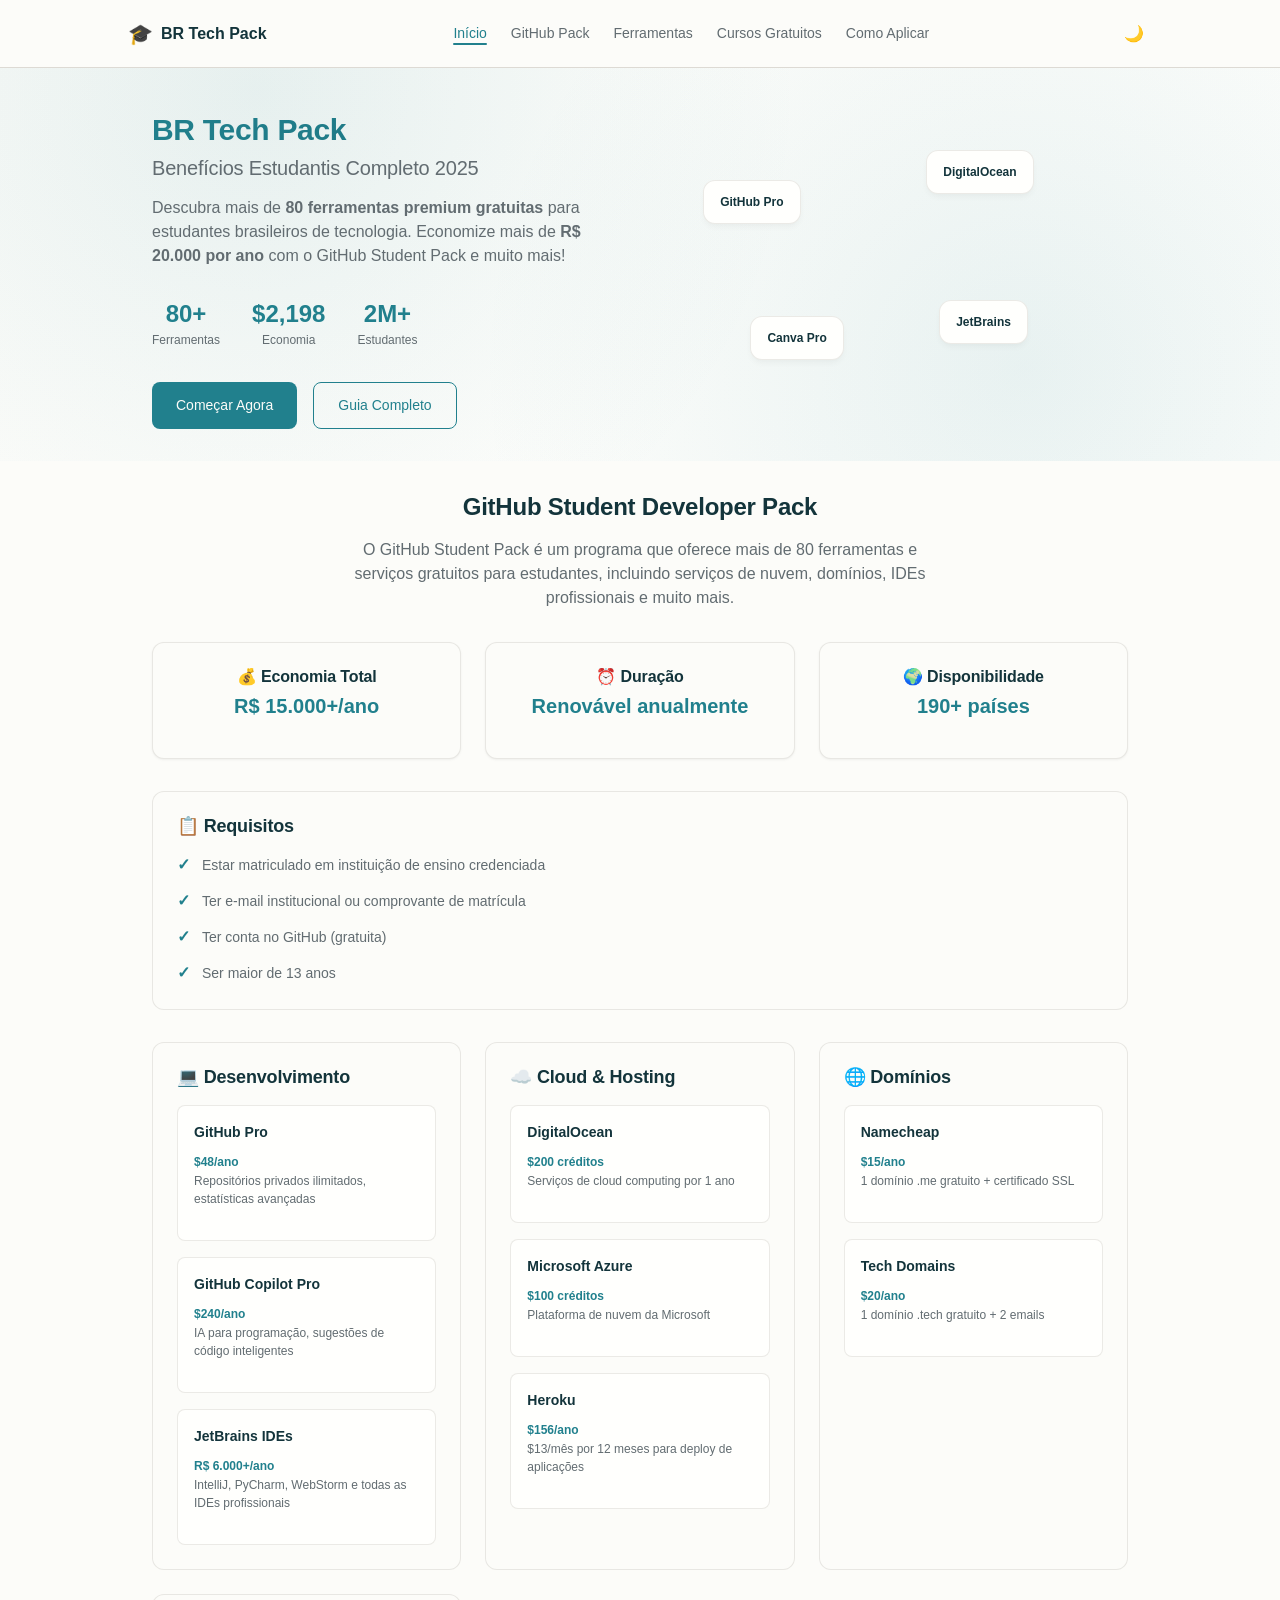
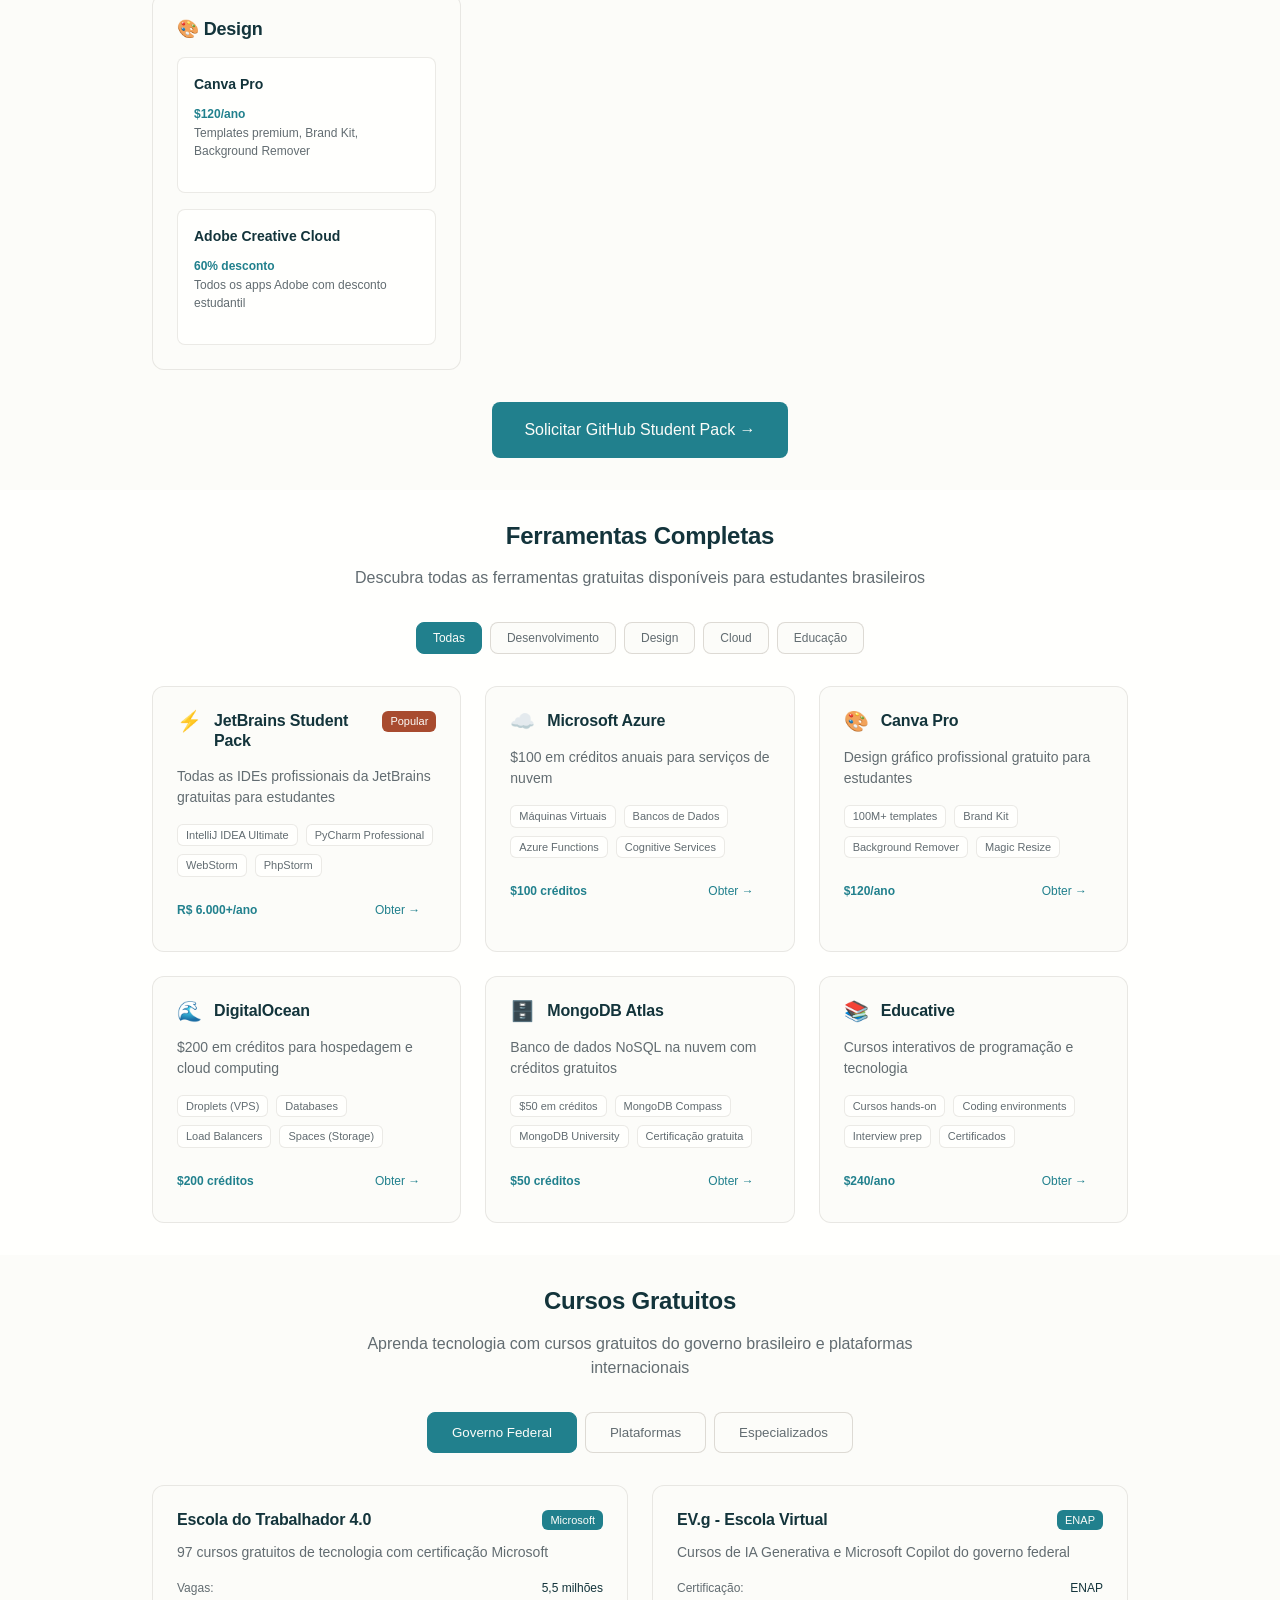
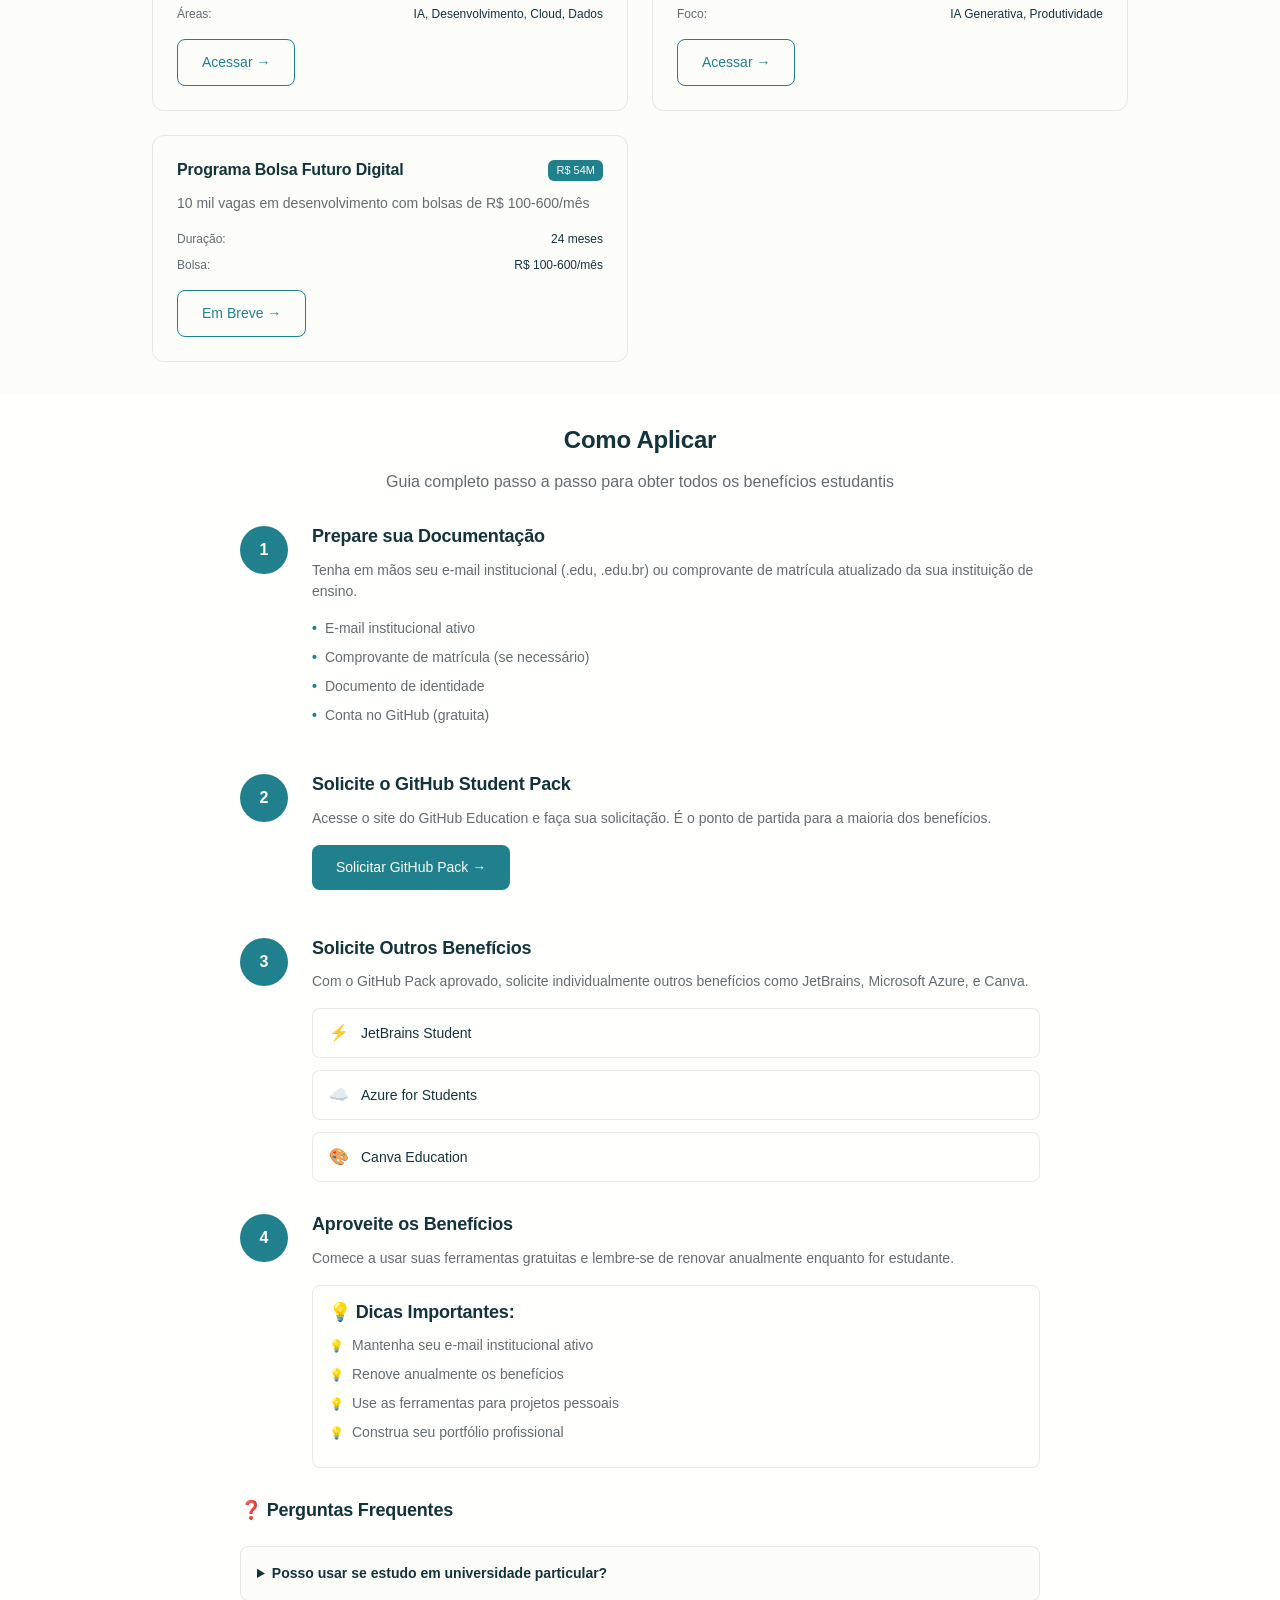
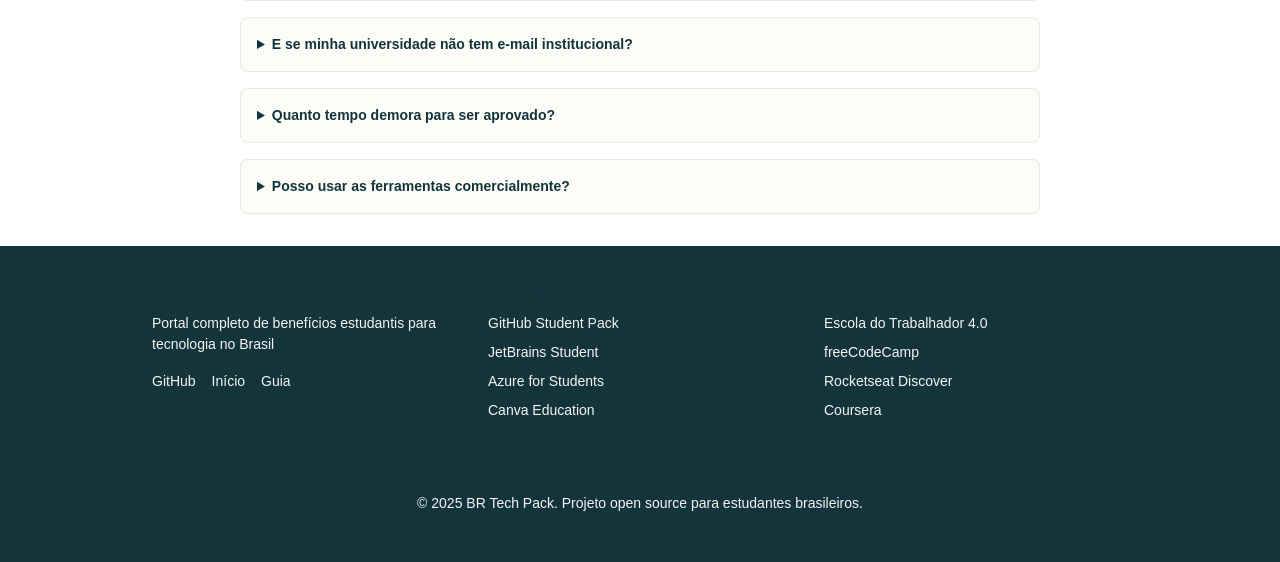
<file: index.html>
<!DOCTYPE html>
<html lang="pt-BR">
<head>
    <meta charset="UTF-8">
    <meta name="viewport" content="width=device-width, initial-scale=1.0">
    <title>BR Tech Pack - Benefícios Estudantis Completo 2025</title>
    <link rel="stylesheet" href="styles.css">
    <link rel="icon" href="data:image/svg+xml,<svg xmlns='http://www.w3.org/2000/svg' viewBox='0 0 100 100'><text y='.9em' font-size='90'>🎓</text></svg>">
    <meta name="description" content="Descubra mais de 80 ferramentas premium gratuitas para estudantes brasileiros de tecnologia. GitHub Student Pack, JetBrains, Microsoft Azure e muito mais!">
</head>
<body>
    <!-- Header -->
    <header class="header">
        <nav class="nav container">
            <div class="nav__brand">
                <span class="nav__logo">🎓</span>
                <span class="nav__title">BR Tech Pack</span>
            </div>
            <ul class="nav__menu" id="nav-menu">
                <li><a href="#home" class="nav__link active">Início</a></li>
                <li><a href="#github" class="nav__link">GitHub Pack</a></li>
                <li><a href="#tools" class="nav__link">Ferramentas</a></li>
                <li><a href="#courses" class="nav__link">Cursos Gratuitos</a></li>
                <li><a href="#guide" class="nav__link">Como Aplicar</a></li>
            </ul>
            <div class="nav__actions">
                <button class="theme-toggle" id="theme-toggle" title="Alternar tema">🌙</button>
                <button class="nav__toggle" id="nav-toggle">☰</button>
            </div>
        </nav>
    </header>

    <!-- Main Content -->
    <main>
        <!-- Home Section -->
        <section id="home" class="hero">
            <div class="container">
                <div class="hero__content">
                    <h1 class="hero__title">BR Tech Pack</h1>
                    <h2 class="hero__subtitle">Benefícios Estudantis Completo 2025</h2>
                    <p class="hero__description">
                        Descubra mais de <strong>80 ferramentas premium gratuitas</strong> para estudantes brasileiros de tecnologia. 
                        Economize mais de <strong>R$ 20.000 por ano</strong> com o GitHub Student Pack e muito mais!
                    </p>
                    <div class="hero__stats">
                        <div class="stat">
                            <span class="stat__number">80+</span>
                            <span class="stat__label">Ferramentas</span>
                        </div>
                        <div class="stat">
                            <span class="stat__number economy-value">R$ 20k+</span>
                            <span class="stat__label">Economia</span>
                        </div>
                        <div class="stat">
                            <span class="stat__number">2M+</span>
                            <span class="stat__label">Estudantes</span>
                        </div>
                    </div>
                    <div class="hero__actions">
                        <a href="#github" class="btn btn--primary">Começar Agora</a>
                        <a href="#guide" class="btn btn--secondary">Guia Completo</a>
                    </div>
                </div>
                <div class="hero__image">
                    <div class="floating-cards">
                        <div class="card-float card-float--1">GitHub Pro</div>
                        <div class="card-float card-float--2">JetBrains</div>
                        <div class="card-float card-float--3">DigitalOcean</div>
                        <div class="card-float card-float--4">Canva Pro</div>
                    </div>
                </div>
            </div>
        </section>

        <!-- GitHub Student Pack Section -->
        <section id="github" class="section">
            <div class="container">
                <div class="section__header">
                    <h2 class="section__title">GitHub Student Developer Pack</h2>
                    <p class="section__description">
                        O GitHub Student Pack é um programa que oferece mais de 80 ferramentas e serviços gratuitos para estudantes, 
                        incluindo serviços de nuvem, domínios, IDEs profissionais e muito mais.
                    </p>
                </div>

                <div class="github-pack">
                    <div class="github-pack__info">
                        <div class="info-card">
                            <h3>💰 Economia Total</h3>
                            <p class="info-card__value">R$ 15.000+/ano</p>
                        </div>
                        <div class="info-card">
                            <h3>⏰ Duração</h3>
                            <p class="info-card__value">Renovável anualmente</p>
                        </div>
                        <div class="info-card">
                            <h3>🌍 Disponibilidade</h3>
                            <p class="info-card__value">190+ países</p>
                        </div>
                    </div>

                    <div class="requirements">
                        <h3>📋 Requisitos</h3>
                        <ul class="requirements__list">
                            <li>Estar matriculado em instituição de ensino credenciada</li>
                            <li>Ter e-mail institucional ou comprovante de matrícula</li>
                            <li>Ter conta no GitHub (gratuita)</li>
                            <li>Ser maior de 13 anos</li>
                        </ul>
                    </div>

                    <div class="benefits-grid">
                        <div class="benefit-category">
                            <h3 class="category-title">💻 Desenvolvimento</h3>
                            <div class="benefit-list">
                                <div class="benefit-item">
                                    <strong>GitHub Pro</strong>
                                    <span class="benefit-value">$48/ano</span>
                                    <p>Repositórios privados ilimitados, estatísticas avançadas</p>
                                </div>
                                <div class="benefit-item">
                                    <strong>GitHub Copilot Pro</strong>
                                    <span class="benefit-value">$240/ano</span>
                                    <p>IA para programação, sugestões de código inteligentes</p>
                                </div>
                                <div class="benefit-item">
                                    <strong>JetBrains IDEs</strong>
                                    <span class="benefit-value">R$ 6.000+/ano</span>
                                    <p>IntelliJ, PyCharm, WebStorm e todas as IDEs profissionais</p>
                                </div>
                            </div>
                        </div>

                        <div class="benefit-category">
                            <h3 class="category-title">☁️ Cloud & Hosting</h3>
                            <div class="benefit-list">
                                <div class="benefit-item">
                                    <strong>DigitalOcean</strong>
                                    <span class="benefit-value">$200 créditos</span>
                                    <p>Serviços de cloud computing por 1 ano</p>
                                </div>
                                <div class="benefit-item">
                                    <strong>Microsoft Azure</strong>
                                    <span class="benefit-value">$100 créditos</span>
                                    <p>Plataforma de nuvem da Microsoft</p>
                                </div>
                                <div class="benefit-item">
                                    <strong>Heroku</strong>
                                    <span class="benefit-value">$156/ano</span>
                                    <p>$13/mês por 12 meses para deploy de aplicações</p>
                                </div>
                            </div>
                        </div>

                        <div class="benefit-category">
                            <h3 class="category-title">🌐 Domínios</h3>
                            <div class="benefit-list">
                                <div class="benefit-item">
                                    <strong>Namecheap</strong>
                                    <span class="benefit-value">$15/ano</span>
                                    <p>1 domínio .me gratuito + certificado SSL</p>
                                </div>
                                <div class="benefit-item">
                                    <strong>Tech Domains</strong>
                                    <span class="benefit-value">$20/ano</span>
                                    <p>1 domínio .tech gratuito + 2 emails</p>
                                </div>
                            </div>
                        </div>

                        <div class="benefit-category">
                            <h3 class="category-title">🎨 Design</h3>
                            <div class="benefit-list">
                                <div class="benefit-item">
                                    <strong>Canva Pro</strong>
                                    <span class="benefit-value">$120/ano</span>
                                    <p>Templates premium, Brand Kit, Background Remover</p>
                                </div>
                                <div class="benefit-item">
                                    <strong>Adobe Creative Cloud</strong>
                                    <span class="benefit-value">60% desconto</span>
                                    <p>Todos os apps Adobe com desconto estudantil</p>
                                </div>
                            </div>
                        </div>
                    </div>

                    <div class="cta-section">
                        <a href="https://education.github.com/pack" target="_blank" class="btn btn--primary btn--large">
                            Solicitar GitHub Student Pack →
                        </a>
                    </div>
                </div>
            </div>
        </section>

        <!-- Tools Section -->
        <section id="tools" class="section section--bg">
            <div class="container">
                <div class="section__header">
                    <h2 class="section__title">Ferramentas Completas</h2>
                    <p class="section__description">
                        Descubra todas as ferramentas gratuitas disponíveis para estudantes brasileiros
                    </p>
                </div>

                <div class="tools-filter">
                    <button class="filter-btn active" data-filter="all">Todas</button>
                    <button class="filter-btn" data-filter="development">Desenvolvimento</button>
                    <button class="filter-btn" data-filter="design">Design</button>
                    <button class="filter-btn" data-filter="cloud">Cloud</button>
                    <button class="filter-btn" data-filter="education">Educação</button>
                </div>

                <div class="tools-grid" id="tools-grid">
                    <!-- JetBrains -->
                    <div class="tool-card" data-category="development">
                        <div class="tool-card__header">
                            <div class="tool-card__icon">⚡</div>
                            <h3 class="tool-card__title">JetBrains Student Pack</h3>
                            <span class="tool-card__badge">Popular</span>
                        </div>
                        <p class="tool-card__description">
                            Todas as IDEs profissionais da JetBrains gratuitas para estudantes
                        </p>
                        <div class="tool-card__features">
                            <span class="feature">IntelliJ IDEA Ultimate</span>
                            <span class="feature">PyCharm Professional</span>
                            <span class="feature">WebStorm</span>
                            <span class="feature">PhpStorm</span>
                        </div>
                        <div class="tool-card__footer">
                            <span class="tool-card__value">R$ 6.000+/ano</span>
                            <a href="https://www.jetbrains.com/student/" target="_blank" class="btn btn--small">Obter →</a>
                        </div>
                    </div>

                    <!-- Microsoft Azure -->
                    <div class="tool-card" data-category="cloud">
                        <div class="tool-card__header">
                            <div class="tool-card__icon">☁️</div>
                            <h3 class="tool-card__title">Microsoft Azure</h3>
                        </div>
                        <p class="tool-card__description">
                            $100 em créditos anuais para serviços de nuvem
                        </p>
                        <div class="tool-card__features">
                            <span class="feature">Máquinas Virtuais</span>
                            <span class="feature">Bancos de Dados</span>
                            <span class="feature">Azure Functions</span>
                            <span class="feature">Cognitive Services</span>
                        </div>
                        <div class="tool-card__footer">
                            <span class="tool-card__value">$100 créditos</span>
                            <a href="https://azure.microsoft.com/pt-br/free/students/" target="_blank" class="btn btn--small">Obter →</a>
                        </div>
                    </div>

                    <!-- Canva -->
                    <div class="tool-card" data-category="design">
                        <div class="tool-card__header">
                            <div class="tool-card__icon">🎨</div>
                            <h3 class="tool-card__title">Canva Pro</h3>
                        </div>
                        <p class="tool-card__description">
                            Design gráfico profissional gratuito para estudantes
                        </p>
                        <div class="tool-card__features">
                            <span class="feature">100M+ templates</span>
                            <span class="feature">Brand Kit</span>
                            <span class="feature">Background Remover</span>
                            <span class="feature">Magic Resize</span>
                        </div>
                        <div class="tool-card__footer">
                            <span class="tool-card__value">$120/ano</span>
                            <a href="https://www.canva.com/pt_br/educacao/estudantes/" target="_blank" class="btn btn--small">Obter →</a>
                        </div>
                    </div>

                    <!-- DigitalOcean -->
                    <div class="tool-card" data-category="cloud">
                        <div class="tool-card__header">
                            <div class="tool-card__icon">🌊</div>
                            <h3 class="tool-card__title">DigitalOcean</h3>
                        </div>
                        <p class="tool-card__description">
                            $200 em créditos para hospedagem e cloud computing
                        </p>
                        <div class="tool-card__features">
                            <span class="feature">Droplets (VPS)</span>
                            <span class="feature">Databases</span>
                            <span class="feature">Load Balancers</span>
                            <span class="feature">Spaces (Storage)</span>
                        </div>
                        <div class="tool-card__footer">
                            <span class="tool-card__value">$200 créditos</span>
                            <a href="https://education.github.com/pack" target="_blank" class="btn btn--small">Obter →</a>
                        </div>
                    </div>

                    <!-- MongoDB -->
                    <div class="tool-card" data-category="development">
                        <div class="tool-card__header">
                            <div class="tool-card__icon">🗄️</div>
                            <h3 class="tool-card__title">MongoDB Atlas</h3>
                        </div>
                        <p class="tool-card__description">
                            Banco de dados NoSQL na nuvem com créditos gratuitos
                        </p>
                        <div class="tool-card__features">
                            <span class="feature">$50 em créditos</span>
                            <span class="feature">MongoDB Compass</span>
                            <span class="feature">MongoDB University</span>
                            <span class="feature">Certificação gratuita</span>
                        </div>
                        <div class="tool-card__footer">
                            <span class="tool-card__value">$50 créditos</span>
                            <a href="https://education.github.com/pack" target="_blank" class="btn btn--small">Obter →</a>
                        </div>
                    </div>

                    <!-- Educative -->
                    <div class="tool-card" data-category="education">
                        <div class="tool-card__header">
                            <div class="tool-card__icon">📚</div>
                            <h3 class="tool-card__title">Educative</h3>
                        </div>
                        <p class="tool-card__description">
                            Cursos interativos de programação e tecnologia
                        </p>
                        <div class="tool-card__features">
                            <span class="feature">Cursos hands-on</span>
                            <span class="feature">Coding environments</span>
                            <span class="feature">Interview prep</span>
                            <span class="feature">Certificados</span>
                        </div>
                        <div class="tool-card__footer">
                            <span class="tool-card__value">$240/ano</span>
                            <a href="https://education.github.com/pack" target="_blank" class="btn btn--small">Obter →</a>
                        </div>
                    </div>
                </div>
            </div>
        </section>

        <!-- Courses Section -->
        <section id="courses" class="section">
            <div class="container">
                <div class="section__header">
                    <h2 class="section__title">Cursos Gratuitos</h2>
                    <p class="section__description">
                        Aprenda tecnologia com cursos gratuitos do governo brasileiro e plataformas internacionais
                    </p>
                </div>

                <div class="courses-tabs">
                    <button class="tab-btn active" data-tab="government">Governo Federal</button>
                    <button class="tab-btn" data-tab="platforms">Plataformas</button>
                    <button class="tab-btn" data-tab="specialized">Especializados</button>
                </div>

                <div class="courses-content">
                    <div class="tab-content active" id="government">
                        <div class="courses-grid">
                            <div class="course-card">
                                <div class="course-card__header">
                                    <h3>Escola do Trabalhador 4.0</h3>
                                    <span class="course-badge">Microsoft</span>
                                </div>
                                <p class="course-description">
                                    97 cursos gratuitos de tecnologia com certificação Microsoft
                                </p>
                                <div class="course-details">
                                    <div class="detail">
                                        <span class="detail-label">Vagas:</span>
                                        <span class="detail-value">5,5 milhões</span>
                                    </div>
                                    <div class="detail">
                                        <span class="detail-label">Áreas:</span>
                                        <span class="detail-value">IA, Desenvolvimento, Cloud, Dados</span>
                                    </div>
                                </div>
                                <a href="https://escoladotrabalhador.gov.br/" target="_blank" class="btn btn--secondary">Acessar →</a>
                            </div>

                            <div class="course-card">
                                <div class="course-card__header">
                                    <h3>EV.g - Escola Virtual</h3>
                                    <span class="course-badge">ENAP</span>
                                </div>
                                <p class="course-description">
                                    Cursos de IA Generativa e Microsoft Copilot do governo federal
                                </p>
                                <div class="course-details">
                                    <div class="detail">
                                        <span class="detail-label">Certificação:</span>
                                        <span class="detail-value">ENAP</span>
                                    </div>
                                    <div class="detail">
                                        <span class="detail-label">Foco:</span>
                                        <span class="detail-value">IA Generativa, Produtividade</span>
                                    </div>
                                </div>
                                <a href="https://www.gov.br/escolavirtual/" target="_blank" class="btn btn--secondary">Acessar →</a>
                            </div>

                            <div class="course-card">
                                <div class="course-card__header">
                                    <h3>Programa Bolsa Futuro Digital</h3>
                                    <span class="course-badge">R$ 54M</span>
                                </div>
                                <p class="course-description">
                                    10 mil vagas em desenvolvimento com bolsas de R$ 100-600/mês
                                </p>
                                <div class="course-details">
                                    <div class="detail">
                                        <span class="detail-label">Duração:</span>
                                        <span class="detail-value">24 meses</span>
                                    </div>
                                    <div class="detail">
                                        <span class="detail-label">Bolsa:</span>
                                        <span class="detail-value">R$ 100-600/mês</span>
                                    </div>
                                </div>
                                <a href="#" class="btn btn--secondary">Em Breve →</a>
                            </div>
                        </div>
                    </div>

                    <div class="tab-content" id="platforms">
                        <div class="courses-grid">
                            <div class="course-card">
                                <div class="course-card__header">
                                    <h3>freeCodeCamp</h3>
                                    <span class="course-badge">Gratuito</span>
                                </div>
                                <p class="course-description">
                                    Certificações completas em desenvolvimento web, ciência de dados e mais
                                </p>
                                <div class="course-details">
                                    <div class="detail">
                                        <span class="detail-label">Conteúdo:</span>
                                        <span class="detail-value">300+ horas</span>
                                    </div>
                                    <div class="detail">
                                        <span class="detail-label">Projetos:</span>
                                        <span class="detail-value">Práticos</span>
                                    </div>
                                </div>
                                <a href="https://www.freecodecamp.org/" target="_blank" class="btn btn--secondary">Acessar →</a>
                            </div>

                            <div class="course-card">
                                <div class="course-card__header">
                                    <h3>Coursera</h3>
                                    <span class="course-badge">Universitário</span>
                                </div>
                                <p class="course-description">
                                    Cursos de universidades como Stanford, MIT, Google, IBM
                                </p>
                                <div class="course-details">
                                    <div class="detail">
                                        <span class="detail-label">Instituições:</span>
                                        <span class="detail-value">200+</span>
                                    </div>
                                    <div class="detail">
                                        <span class="detail-label">Certificados:</span>
                                        <span class="detail-value">Disponíveis</span>
                                    </div>
                                </div>
                                <a href="https://www.coursera.org/" target="_blank" class="btn btn--secondary">Acessar →</a>
                            </div>

                            <div class="course-card">
                                <div class="course-card__header">
                                    <h3>edX</h3>
                                    <span class="course-badge">Premium</span>
                                </div>
                                <p class="course-description">
                                    Cursos do MIT, Harvard e outras universidades renomadas
                                </p>
                                <div class="course-details">
                                    <div class="detail">
                                        <span class="detail-label">Universidades:</span>
                                        <span class="detail-value">Top mundial</span>
                                    </div>
                                    <div class="detail">
                                        <span class="detail-label">Certificação:</span>
                                        <span class="detail-value">Verificada</span>
                                    </div>
                                </div>
                                <a href="https://www.edx.org/" target="_blank" class="btn btn--secondary">Acessar →</a>
                            </div>
                        </div>
                    </div>

                    <div class="tab-content" id="specialized">
                        <div class="courses-grid">
                            <div class="course-card">
                                <div class="course-card__header">
                                    <h3>Rocketseat Discover</h3>
                                    <span class="course-badge">Brasileiro</span>
                                </div>
                                <p class="course-description">
                                    Trilha completa de desenvolvimento web e mobile
                                </p>
                                <div class="course-details">
                                    <div class="detail">
                                        <span class="detail-label">Stack:</span>
                                        <span class="detail-value">HTML, CSS, JS, React, Node</span>
                                    </div>
                                    <div class="detail">
                                        <span class="detail-label">Certificado:</span>
                                        <span class="detail-value">Gratuito</span>
                                    </div>
                                </div>
                                <a href="https://www.rocketseat.com.br/discover" target="_blank" class="btn btn--secondary">Acessar →</a>
                            </div>

                            <div class="course-card">
                                <div class="course-card__header">
                                    <h3>Oracle Next Generation (ONE)</h3>
                                    <span class="course-badge">Oracle</span>
                                </div>
                                <p class="course-description">
                                    12 meses de capacitação em programação, IA e empreendedorismo
                                </p>
                                <div class="course-details">
                                    <div class="detail">
                                        <span class="detail-label">Prazo:</span>
                                        <span class="detail-value">Até 8 jan 2025</span>
                                    </div>
                                    <div class="detail">
                                        <span class="detail-label">Duração:</span>
                                        <span class="detail-value">12 meses</span>
                                    </div>
                                </div>
                                <a href="https://www.oracle.com/br/education/oracle-next-education/" target="_blank" class="btn btn--secondary">Acessar →</a>
                            </div>
                        </div>
                    </div>
                </div>
            </div>
        </section>

        <!-- Guide Section -->
        <section id="guide" class="section section--bg">
            <div class="container">
                <div class="section__header">
                    <h2 class="section__title">Como Aplicar</h2>
                    <p class="section__description">
                        Guia completo passo a passo para obter todos os benefícios estudantis
                    </p>
                </div>

                <div class="guide-content">
                    <div class="step-by-step">
                        <div class="step">
                            <div class="step__number">1</div>
                            <div class="step__content">
                                <h3 class="step__title">Prepare sua Documentação</h3>
                                <p class="step__description">
                                    Tenha em mãos seu e-mail institucional (.edu, .edu.br) ou 
                                    comprovante de matrícula atualizado da sua instituição de ensino.
                                </p>
                                <ul class="step__list">
                                    <li>E-mail institucional ativo</li>
                                    <li>Comprovante de matrícula (se necessário)</li>
                                    <li>Documento de identidade</li>
                                    <li>Conta no GitHub (gratuita)</li>
                                </ul>
                            </div>
                        </div>

                        <div class="step">
                            <div class="step__number">2</div>
                            <div class="step__content">
                                <h3 class="step__title">Solicite o GitHub Student Pack</h3>
                                <p class="step__description">
                                    Acesse o site do GitHub Education e faça sua solicitação. 
                                    É o ponto de partida para a maioria dos benefícios.
                                </p>
                                <div class="step__actions">
                                    <a href="https://education.github.com/pack" target="_blank" class="btn btn--primary">
                                        Solicitar GitHub Pack →
                                    </a>
                                </div>
                            </div>
                        </div>

                        <div class="step">
                            <div class="step__number">3</div>
                            <div class="step__content">
                                <h3 class="step__title">Solicite Outros Benefícios</h3>
                                <p class="step__description">
                                    Com o GitHub Pack aprovado, solicite individualmente outros benefícios 
                                    como JetBrains, Microsoft Azure, e Canva.
                                </p>
                                <div class="benefit-links">
                                    <a href="https://www.jetbrains.com/student/" target="_blank" class="benefit-link">
                                        <span class="benefit-link__icon">⚡</span>
                                        <span class="benefit-link__text">JetBrains Student</span>
                                    </a>
                                    <a href="https://azure.microsoft.com/pt-br/free/students/" target="_blank" class="benefit-link">
                                        <span class="benefit-link__icon">☁️</span>
                                        <span class="benefit-link__text">Azure for Students</span>
                                    </a>
                                    <a href="https://www.canva.com/pt_br/educacao/estudantes/" target="_blank" class="benefit-link">
                                        <span class="benefit-link__icon">🎨</span>
                                        <span class="benefit-link__text">Canva Education</span>
                                    </a>
                                </div>
                            </div>
                        </div>

                        <div class="step">
                            <div class="step__number">4</div>
                            <div class="step__content">
                                <h3 class="step__title">Aproveite os Benefícios</h3>
                                <p class="step__description">
                                    Comece a usar suas ferramentas gratuitas e lembre-se de renovar 
                                    anualmente enquanto for estudante.
                                </p>
                                <div class="tips">
                                    <h4>💡 Dicas Importantes:</h4>
                                    <ul>
                                        <li>Mantenha seu e-mail institucional ativo</li>
                                        <li>Renove anualmente os benefícios</li>
                                        <li>Use as ferramentas para projetos pessoais</li>
                                        <li>Construa seu portfólio profissional</li>
                                    </ul>
                                </div>
                            </div>
                        </div>
                    </div>

                    <div class="faq">
                        <h3>❓ Perguntas Frequentes</h3>
                        <div class="faq-list">
                            <details class="faq-item">
                                <summary class="faq-question">Posso usar se estudo em universidade particular?</summary>
                                <div class="faq-answer">
                                    Sim! O GitHub Student Pack aceita estudantes de instituições públicas e privadas, 
                                    desde que sejam credenciadas. Universidades, faculdades, cursos técnicos e até 
                                    alguns cursos online são aceitos.
                                </div>
                            </details>
                            <details class="faq-item">
                                <summary class="faq-question">E se minha universidade não tem e-mail institucional?</summary>
                                <div class="faq-answer">
                                    Você pode usar um comprovante de matrícula ou carteirinha estudantil como 
                                    alternativa. O GitHub aceita documentos que comprovem seu status de estudante.
                                </div>
                            </details>
                            <details class="faq-item">
                                <summary class="faq-question">Quanto tempo demora para ser aprovado?</summary>
                                <div class="faq-answer">
                                    Com e-mail institucional, a aprovação geralmente é instantânea. Com documentos, 
                                    pode levar de 3 a 7 dias úteis para análise manual.
                                </div>
                            </details>
                            <details class="faq-item">
                                <summary class="faq-question">Posso usar as ferramentas comercialmente?</summary>
                                <div class="faq-answer">
                                    Depende da ferramenta. O GitHub Pro e JetBrains permitem uso comercial limitado. 
                                    Sempre verifique os termos específicos de cada ferramenta.
                                </div>
                            </details>
                        </div>
                    </div>
                </div>
            </div>
        </section>
    </main>

    <!-- Footer -->
    <footer class="footer">
        <div class="container">
            <div class="footer__content">
                <div class="footer__section">
                    <h3 class="footer__title">BR Tech Pack</h3>
                    <p class="footer__description">
                        Portal completo de benefícios estudantis para tecnologia no Brasil
                    </p>
                    <div class="footer__links">
                        <a href="https://github.com/Genovese-Felipe/BR-Tech-Pack.edu" target="_blank">GitHub</a>
                        <a href="#home">Início</a>
                        <a href="#guide">Guia</a>
                    </div>
                </div>
                <div class="footer__section">
                    <h3 class="footer__title">Links Importantes</h3>
                    <ul class="footer__list">
                        <li><a href="https://education.github.com/pack" target="_blank">GitHub Student Pack</a></li>
                        <li><a href="https://www.jetbrains.com/student/" target="_blank">JetBrains Student</a></li>
                        <li><a href="https://azure.microsoft.com/pt-br/free/students/" target="_blank">Azure for Students</a></li>
                        <li><a href="https://www.canva.com/pt_br/educacao/estudantes/" target="_blank">Canva Education</a></li>
                    </ul>
                </div>
                <div class="footer__section">
                    <h3 class="footer__title">Recursos</h3>
                    <ul class="footer__list">
                        <li><a href="https://escoladotrabalhador.gov.br/" target="_blank">Escola do Trabalhador 4.0</a></li>
                        <li><a href="https://www.freecodecamp.org/" target="_blank">freeCodeCamp</a></li>
                        <li><a href="https://www.rocketseat.com.br/discover" target="_blank">Rocketseat Discover</a></li>
                        <li><a href="https://www.coursera.org/" target="_blank">Coursera</a></li>
                    </ul>
                </div>
            </div>
            <div class="footer__bottom">
                <p>&copy; 2025 BR Tech Pack. Projeto open source para estudantes brasileiros.</p>
            </div>
        </div>
    </footer>

    <script src="script.js"></script>
</body>
</html>
</file>
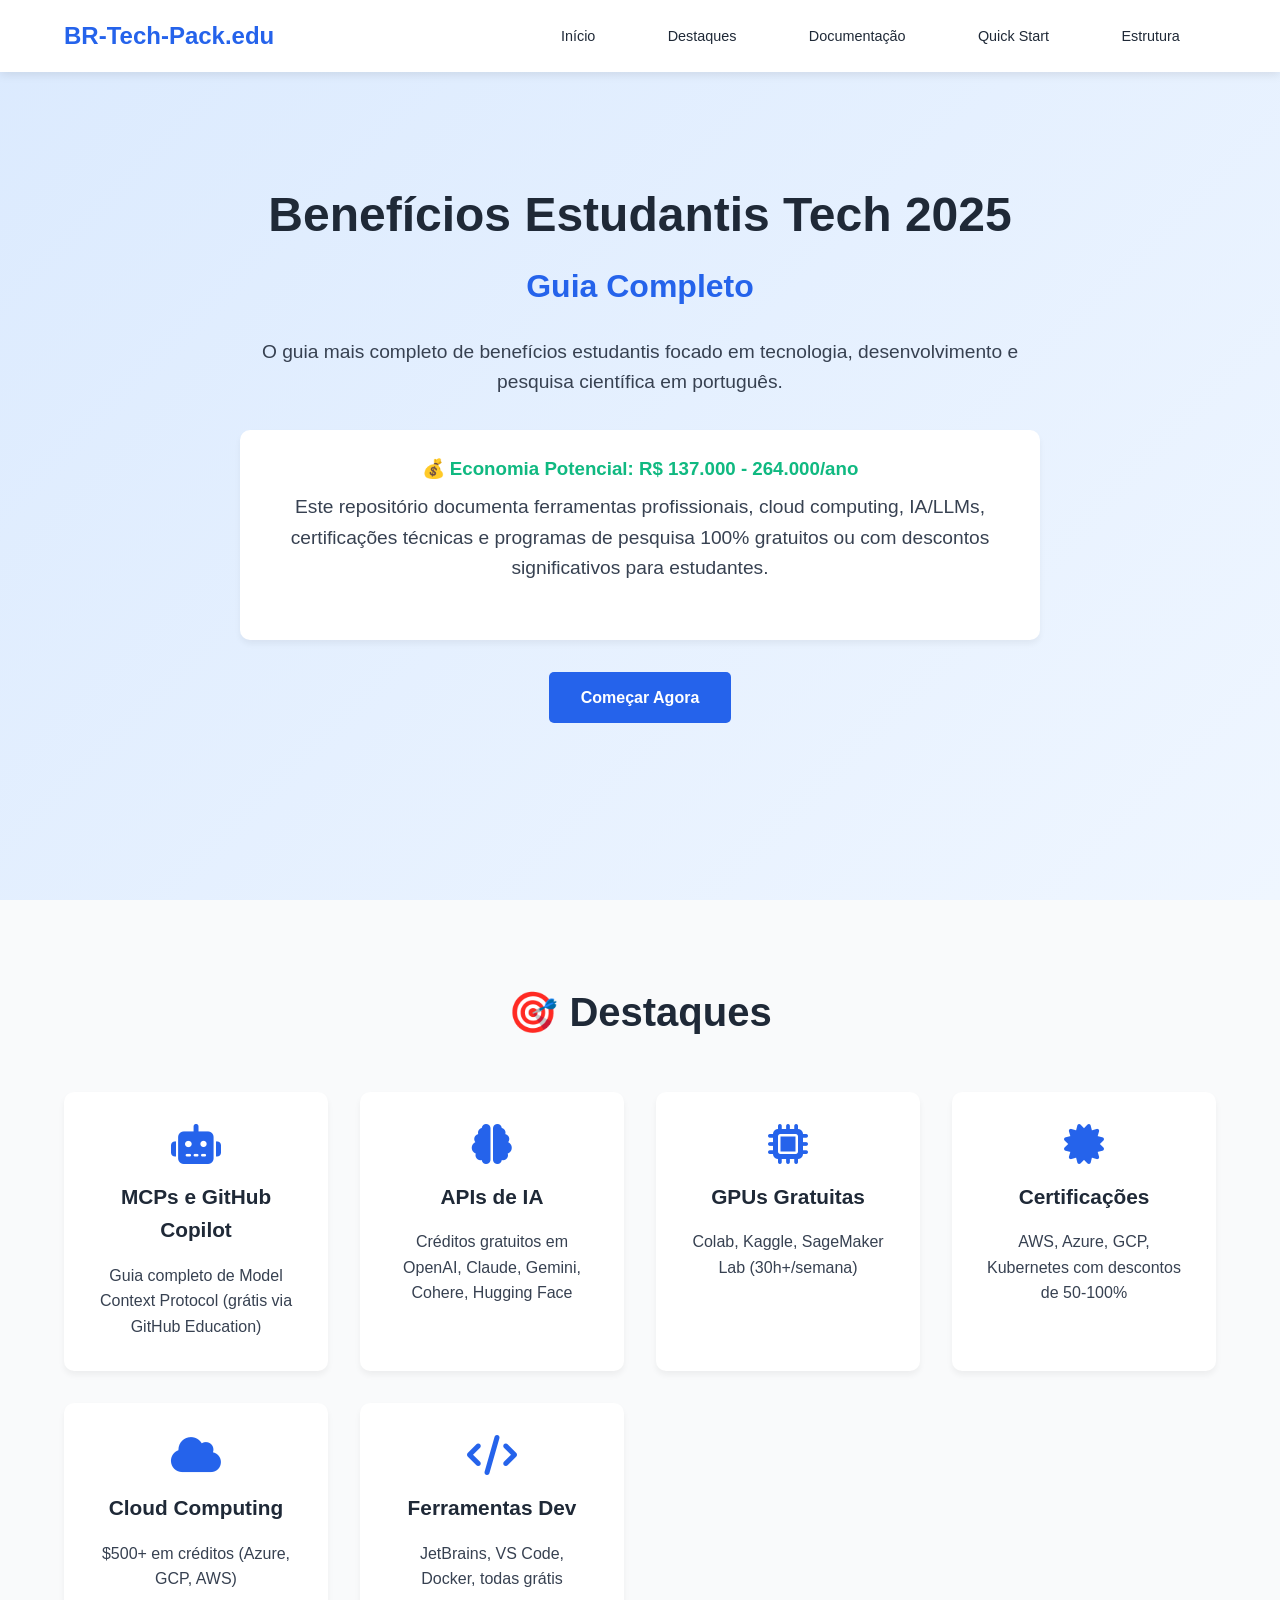
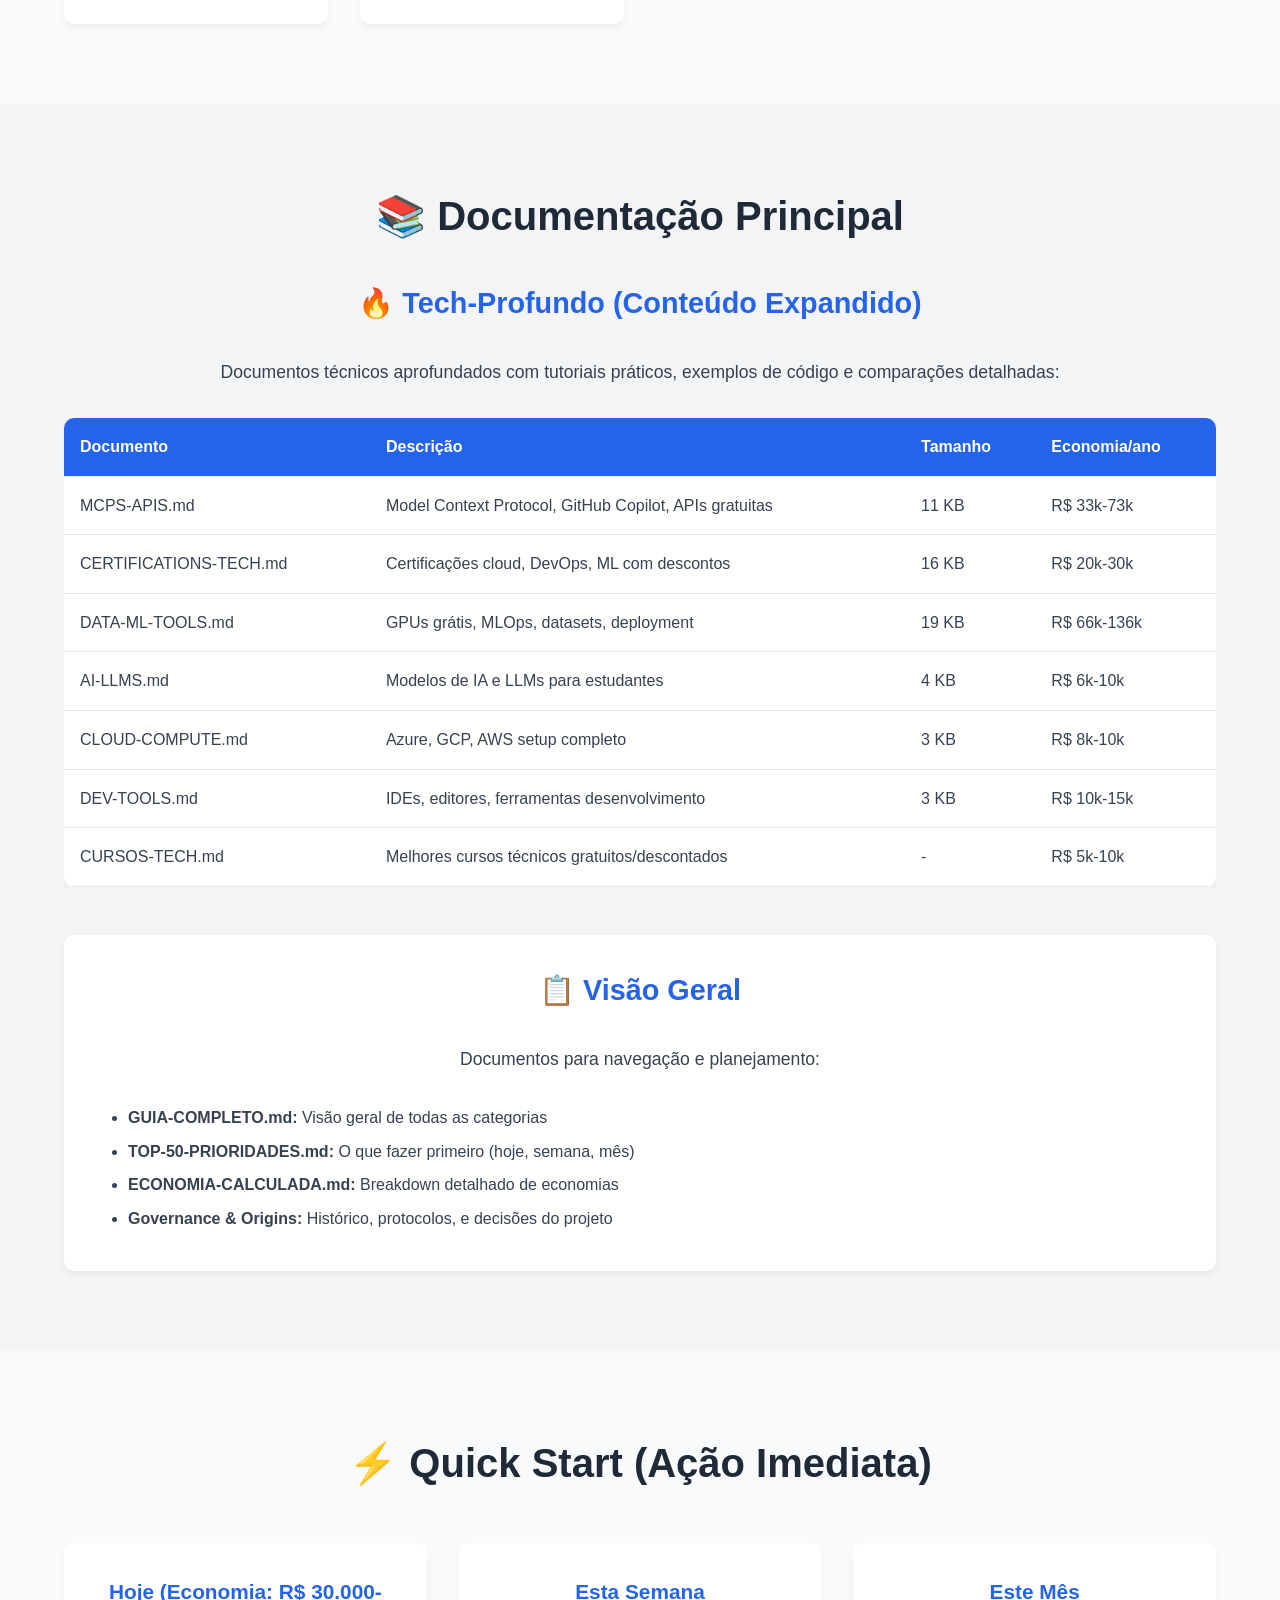
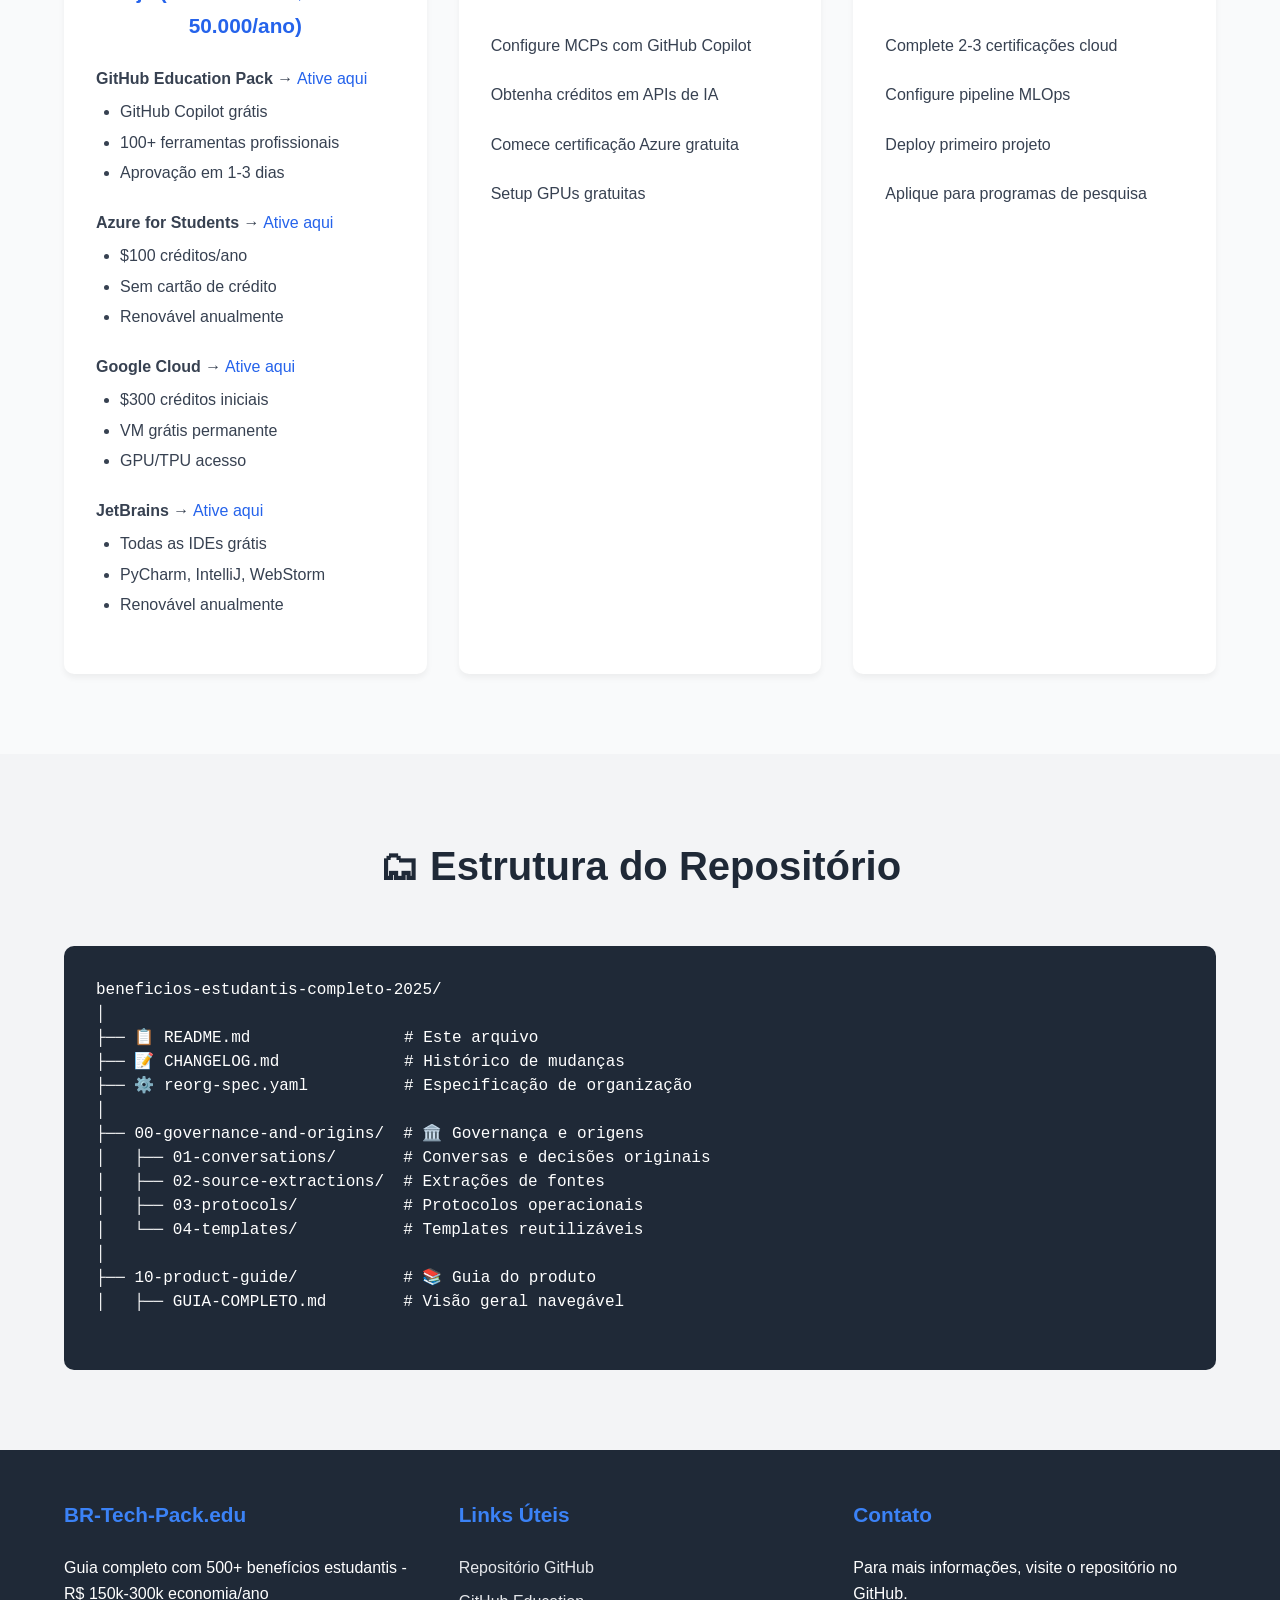
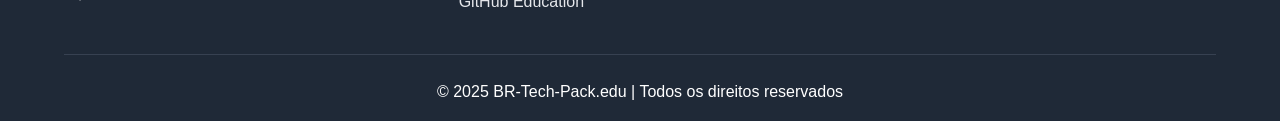
<file: br-tech-pack.edu-site.001/index.html>
<!DOCTYPE html>
<html lang="pt-BR">
<head>
    <meta charset="UTF-8">
    <meta name="viewport" content="width=device-width, initial-scale=1.0">
    <title>BR-Tech-Pack.edu | Benefícios Estudantis Tech</title>
    <link rel="stylesheet" href="styles.css">
    <link rel="stylesheet" href="https://cdnjs.cloudflare.com/ajax/libs/font-awesome/6.4.0/css/all.min.css">
</head>
<body>
    <header>
        <nav>
            <div class="logo">
                <h1>BR-Tech-Pack.edu</h1>
            </div>
            <ul class="nav-links">
                <li><a href="#inicio">Início</a></li>
                <li><a href="#destaques">Destaques</a></li>
                <li><a href="#documentacao">Documentação</a></li>
                <li><a href="#quick-start">Quick Start</a></li>
                <li><a href="#estrutura">Estrutura</a></li>
            </ul>
            <div class="burger">
                <div class="line1"></div>
                <div class="line2"></div>
                <div class="line3"></div>
            </div>
        </nav>
    </header>

    <section id="inicio" class="hero">
        <div class="hero-content">
            <h1>Benefícios Estudantis Tech 2025</h1>
            <h2>Guia Completo</h2>
            <p>O guia mais completo de benefícios estudantis focado em tecnologia, desenvolvimento e pesquisa científica em português.</p>
            <div class="economia">
                <h3>💰 Economia Potencial: R$ 137.000 - 264.000/ano</h3>
                <p>Este repositório documenta ferramentas profissionais, cloud computing, IA/LLMs, certificações técnicas e programas de pesquisa 100% gratuitos ou com descontos significativos para estudantes.</p>
            </div>
            <a href="#quick-start" class="btn">Começar Agora</a>
        </div>
    </section>

    <section id="destaques" class="destaques">
        <h2>🎯 Destaques</h2>
        <div class="cards">
            <div class="card">
                <i class="fas fa-robot"></i>
                <h3>MCPs e GitHub Copilot</h3>
                <p>Guia completo de Model Context Protocol (grátis via GitHub Education)</p>
            </div>
            <div class="card">
                <i class="fas fa-brain"></i>
                <h3>APIs de IA</h3>
                <p>Créditos gratuitos em OpenAI, Claude, Gemini, Cohere, Hugging Face</p>
            </div>
            <div class="card">
                <i class="fas fa-microchip"></i>
                <h3>GPUs Gratuitas</h3>
                <p>Colab, Kaggle, SageMaker Lab (30h+/semana)</p>
            </div>
            <div class="card">
                <i class="fas fa-certificate"></i>
                <h3>Certificações</h3>
                <p>AWS, Azure, GCP, Kubernetes com descontos de 50-100%</p>
            </div>
            <div class="card">
                <i class="fas fa-cloud"></i>
                <h3>Cloud Computing</h3>
                <p>$500+ em créditos (Azure, GCP, AWS)</p>
            </div>
            <div class="card">
                <i class="fas fa-code"></i>
                <h3>Ferramentas Dev</h3>
                <p>JetBrains, VS Code, Docker, todas grátis</p>
            </div>
        </div>
    </section>

    <section id="documentacao" class="documentacao">
        <h2>📚 Documentação Principal</h2>
        <h3>🔥 Tech-Profundo (Conteúdo Expandido)</h3>
        <p>Documentos técnicos aprofundados com tutoriais práticos, exemplos de código e comparações detalhadas:</p>
        
        <div class="doc-table">
            <table>
                <thead>
                    <tr>
                        <th>Documento</th>
                        <th>Descrição</th>
                        <th>Tamanho</th>
                        <th>Economia/ano</th>
                    </tr>
                </thead>
                <tbody>
                    <tr>
                        <td>MCPS-APIS.md</td>
                        <td>Model Context Protocol, GitHub Copilot, APIs gratuitas</td>
                        <td>11 KB</td>
                        <td>R$ 33k-73k</td>
                    </tr>
                    <tr>
                        <td>CERTIFICATIONS-TECH.md</td>
                        <td>Certificações cloud, DevOps, ML com descontos</td>
                        <td>16 KB</td>
                        <td>R$ 20k-30k</td>
                    </tr>
                    <tr>
                        <td>DATA-ML-TOOLS.md</td>
                        <td>GPUs grátis, MLOps, datasets, deployment</td>
                        <td>19 KB</td>
                        <td>R$ 66k-136k</td>
                    </tr>
                    <tr>
                        <td>AI-LLMS.md</td>
                        <td>Modelos de IA e LLMs para estudantes</td>
                        <td>4 KB</td>
                        <td>R$ 6k-10k</td>
                    </tr>
                    <tr>
                        <td>CLOUD-COMPUTE.md</td>
                        <td>Azure, GCP, AWS setup completo</td>
                        <td>3 KB</td>
                        <td>R$ 8k-10k</td>
                    </tr>
                    <tr>
                        <td>DEV-TOOLS.md</td>
                        <td>IDEs, editores, ferramentas desenvolvimento</td>
                        <td>3 KB</td>
                        <td>R$ 10k-15k</td>
                    </tr>
                    <tr>
                        <td>CURSOS-TECH.md</td>
                        <td>Melhores cursos técnicos gratuitos/descontados</td>
                        <td>-</td>
                        <td>R$ 5k-10k</td>
                    </tr>
                </tbody>
            </table>
        </div>
        
        <div class="doc-overview">
            <h3>📋 Visão Geral</h3>
            <p>Documentos para navegação e planejamento:</p>
            <ul>
                <li><strong>GUIA-COMPLETO.md:</strong> Visão geral de todas as categorias</li>
                <li><strong>TOP-50-PRIORIDADES.md:</strong> O que fazer primeiro (hoje, semana, mês)</li>
                <li><strong>ECONOMIA-CALCULADA.md:</strong> Breakdown detalhado de economias</li>
                <li><strong>Governance & Origins:</strong> Histórico, protocolos, e decisões do projeto</li>
            </ul>
        </div>
    </section>

    <section id="quick-start" class="quick-start">
        <h2>⚡ Quick Start (Ação Imediata)</h2>
        
        <div class="quick-actions">
            <div class="action-card">
                <h3>Hoje (Economia: R$ 30.000-50.000/ano)</h3>
                <ul>
                    <li>
                        <strong>GitHub Education Pack</strong> → <a href="https://education.github.com/pack" target="_blank">Ative aqui</a>
                        <ul>
                            <li>GitHub Copilot grátis</li>
                            <li>100+ ferramentas profissionais</li>
                            <li>Aprovação em 1-3 dias</li>
                        </ul>
                    </li>
                    <li>
                        <strong>Azure for Students</strong> → <a href="https://azure.microsoft.com/free/students/" target="_blank">Ative aqui</a>
                        <ul>
                            <li>$100 créditos/ano</li>
                            <li>Sem cartão de crédito</li>
                            <li>Renovável anualmente</li>
                        </ul>
                    </li>
                    <li>
                        <strong>Google Cloud</strong> → <a href="https://cloud.google.com/edu" target="_blank">Ative aqui</a>
                        <ul>
                            <li>$300 créditos iniciais</li>
                            <li>VM grátis permanente</li>
                            <li>GPU/TPU acesso</li>
                        </ul>
                    </li>
                    <li>
                        <strong>JetBrains</strong> → <a href="https://www.jetbrains.com/community/education/" target="_blank">Ative aqui</a>
                        <ul>
                            <li>Todas as IDEs grátis</li>
                            <li>PyCharm, IntelliJ, WebStorm</li>
                            <li>Renovável anualmente</li>
                        </ul>
                    </li>
                </ul>
            </div>
            
            <div class="action-card">
                <h3>Esta Semana</h3>
                <ul>
                    <li>Configure MCPs com GitHub Copilot</li>
                    <li>Obtenha créditos em APIs de IA</li>
                    <li>Comece certificação Azure gratuita</li>
                    <li>Setup GPUs gratuitas</li>
                </ul>
            </div>
            
            <div class="action-card">
                <h3>Este Mês</h3>
                <ul>
                    <li>Complete 2-3 certificações cloud</li>
                    <li>Configure pipeline MLOps</li>
                    <li>Deploy primeiro projeto</li>
                    <li>Aplique para programas de pesquisa</li>
                </ul>
            </div>
        </div>
    </section>

    <section id="estrutura" class="estrutura">
        <h2>🗂 Estrutura do Repositório</h2>
        <pre class="code-block">
beneficios-estudantis-completo-2025/
│ 
├── 📋 README.md                # Este arquivo
├── 📝 CHANGELOG.md             # Histórico de mudanças
├── ⚙️ reorg-spec.yaml          # Especificação de organização
│ 
├── 00-governance-and-origins/  # 🏛️ Governança e origens
│   ├── 01-conversations/       # Conversas e decisões originais
│   ├── 02-source-extractions/  # Extrações de fontes
│   ├── 03-protocols/           # Protocolos operacionais
│   └── 04-templates/           # Templates reutilizáveis
│ 
├── 10-product-guide/           # 📚 Guia do produto
│   ├── GUIA-COMPLETO.md        # Visão geral navegável
        </pre>
    </section>

    <footer>
        <div class="footer-content">
            <div class="footer-section">
                <h3>BR-Tech-Pack.edu</h3>
                <p>Guia completo com 500+ benefícios estudantis - R$ 150k-300k economia/ano</p>
            </div>
            <div class="footer-section">
                <h3>Links Úteis</h3>
                <ul>
                    <li><a href="https://github.com/Genovese-Felipe/BR-Tech-Pack.edu" target="_blank">Repositório GitHub</a></li>
                    <li><a href="https://education.github.com/pack" target="_blank">GitHub Education</a></li>
                </ul>
            </div>
            <div class="footer-section">
                <h3>Contato</h3>
                <p>Para mais informações, visite o repositório no GitHub.</p>
            </div>
        </div>
        <div class="footer-bottom">
            <p>&copy; 2025 BR-Tech-Pack.edu | Todos os direitos reservados</p>
        </div>
    </footer>

    <script src="script.js"></script>
</body>
</html>
</file>
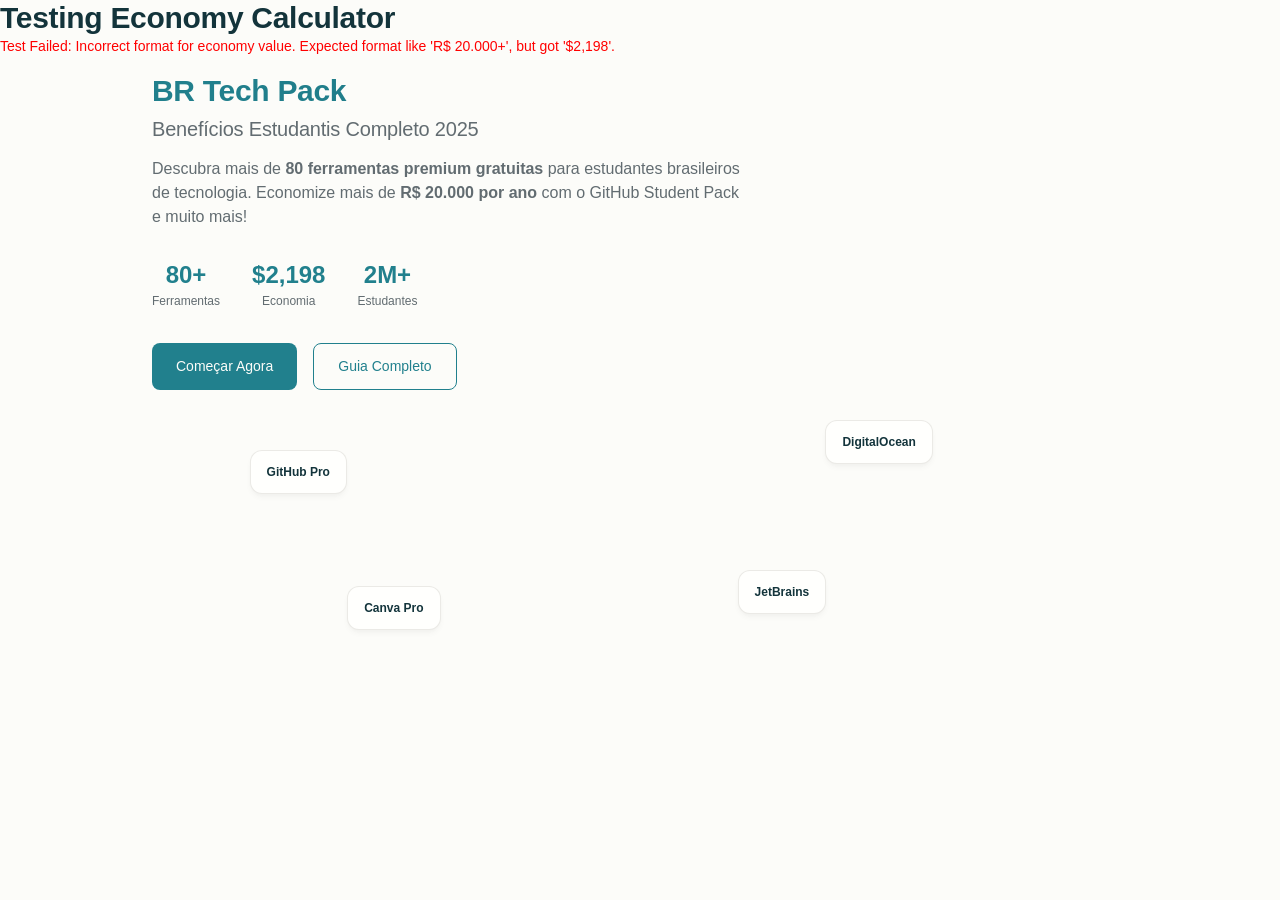
<file: test.html>
<!DOCTYPE html>
<html lang="en">
<head>
    <meta charset="UTF-8">
    <meta name="viewport" content="width=device-width, initial-scale=1.0">
    <title>Test for Economy Calculator</title>
    <link rel="stylesheet" href="styles.css">
</head>
<body>
    <h1>Testing Economy Calculator</h1>
    <div id="test-results"></div>

    <!-- Include the main HTML content to be tested -->
    <div id="app-container" style="display: none;">
        <!-- The content of index.html will be loaded here -->
    </div>

    <!-- Include the script that contains the functions to be tested -->
    <script src="script.js"></script>

    <script>
        // Test runner
        document.addEventListener('DOMContentLoaded', () => {
            const resultsContainer = document.getElementById('test-results');

            // --- Test Case 1: Check if economy value is calculated and displayed correctly ---
            const runTest = () => {
                const economyElement = document.querySelector('.economy-value');
                let testResult = '';

                if (economyElement) {
                    const expectedValue = "R$ 20.000+";
                    const actualValue = economyElement.textContent.trim();

                    // The calculated value should be "R$ 20.000+"
                    if (actualValue.startsWith("R$") && actualValue.endsWith("+")) {
                        // Extract the number for comparison
                        const numericValue = parseInt(actualValue.replace(/[^0-9]/g, ''));
                        if (numericValue >= 20000) {
                            testResult = `<p style="color: green;">Test Passed: Economy value is displayed correctly. Found: ${actualValue}</p>`;
                        } else {
                            testResult = `<p style="color: red;">Test Failed: Economy value (${actualValue}) is less than expected.</p>`;
                        }
                    } else {
                        testResult = `<p style="color: red;">Test Failed: Incorrect format for economy value. Expected format like 'R$ 20.000+', but got '${actualValue}'.</p>`;
                    }
                } else {
                    testResult = `<p style="color: red;">Test Failed: The element with class 'economy-value' was not found.</p>`;
                }
                resultsContainer.innerHTML = testResult;
            };

            // Load index.html content into the test page
            fetch('index.html')
                .then(response => response.text())
                .then(html => {
                    const parser = new DOMParser();
                    const doc = parser.parseFromString(html, 'text/html');
                    const appContainer = document.getElementById('app-container');

                    // Move the relevant part of the DOM
                    const heroSection = doc.querySelector('.hero');
                    if(heroSection) {
                         // We need to manually re-create the element in the current document for scripts to execute on it
                        const newHero = document.createElement('div');
                        newHero.innerHTML = heroSection.innerHTML;
                        document.body.appendChild(newHero);

                        // Re-run the display function to populate the value
                        displayEconomy();
                        runTest();
                    } else {
                        resultsContainer.innerHTML = '<p style="color: red;">Test Setup Failed: Could not find .hero section in index.html</p>';
                    }
                })
                .catch(error => {
                    resultsContainer.innerHTML = `<p style="color: red;">Test Setup Failed: Could not load index.html. ${error}</p>`;
                });
        });
    </script>
</body>
</html>
</file>
<file: styles.css>
:root {
  /* Primitive Color Tokens */
  --color-white: rgba(255, 255, 255, 1);
  --color-black: rgba(0, 0, 0, 1);
  --color-cream-50: rgba(252, 252, 249, 1);
  --color-cream-100: rgba(255, 255, 253, 1);
  --color-gray-200: rgba(245, 245, 245, 1);
  --color-gray-300: rgba(167, 169, 169, 1);
  --color-gray-400: rgba(119, 124, 124, 1);
  --color-slate-500: rgba(98, 108, 113, 1);
  --color-brown-600: rgba(94, 82, 64, 1);
  --color-charcoal-700: rgba(31, 33, 33, 1);
  --color-charcoal-800: rgba(38, 40, 40, 1);
  --color-slate-900: rgba(19, 52, 59, 1);
  --color-teal-300: rgba(50, 184, 198, 1);
  --color-teal-400: rgba(45, 166, 178, 1);
  --color-teal-500: rgba(33, 128, 141, 1);
  --color-teal-600: rgba(29, 116, 128, 1);
  --color-teal-700: rgba(26, 104, 115, 1);
  --color-teal-800: rgba(41, 150, 161, 1);
  --color-red-400: rgba(255, 84, 89, 1);
  --color-red-500: rgba(192, 21, 47, 1);
  --color-orange-400: rgba(230, 129, 97, 1);
  --color-orange-500: rgba(168, 75, 47, 1);

  /* RGB versions for opacity control */
  --color-brown-600-rgb: 94, 82, 64;
  --color-teal-500-rgb: 33, 128, 141;
  --color-slate-900-rgb: 19, 52, 59;
  --color-slate-500-rgb: 98, 108, 113;
  --color-red-500-rgb: 192, 21, 47;
  --color-red-400-rgb: 255, 84, 89;
  --color-orange-500-rgb: 168, 75, 47;
  --color-orange-400-rgb: 230, 129, 97;

  /* Background color tokens (Light Mode) */
  --color-bg-1: rgba(59, 130, 246, 0.08); /* Light blue */
  --color-bg-2: rgba(245, 158, 11, 0.08); /* Light yellow */
  --color-bg-3: rgba(34, 197, 94, 0.08); /* Light green */
  --color-bg-4: rgba(239, 68, 68, 0.08); /* Light red */
  --color-bg-5: rgba(147, 51, 234, 0.08); /* Light purple */
  --color-bg-6: rgba(249, 115, 22, 0.08); /* Light orange */
  --color-bg-7: rgba(236, 72, 153, 0.08); /* Light pink */
  --color-bg-8: rgba(6, 182, 212, 0.08); /* Light cyan */

  /* Semantic Color Tokens (Light Mode) */
  --color-background: var(--color-cream-50);
  --color-surface: var(--color-cream-100);
  --color-text: var(--color-slate-900);
  --color-text-secondary: var(--color-slate-500);
  --color-primary: var(--color-teal-500);
  --color-primary-hover: var(--color-teal-600);
  --color-primary-active: var(--color-teal-700);
  --color-secondary: rgba(var(--color-brown-600-rgb), 0.12);
  --color-secondary-hover: rgba(var(--color-brown-600-rgb), 0.2);
  --color-secondary-active: rgba(var(--color-brown-600-rgb), 0.25);
  --color-border: rgba(var(--color-brown-600-rgb), 0.2);
  --color-btn-primary-text: var(--color-cream-50);
  --color-card-border: rgba(var(--color-brown-600-rgb), 0.12);
  --color-card-border-inner: rgba(var(--color-brown-600-rgb), 0.12);
  --color-error: var(--color-red-500);
  --color-success: var(--color-teal-500);
  --color-warning: var(--color-orange-500);
  --color-info: var(--color-slate-500);
  --color-focus-ring: rgba(var(--color-teal-500-rgb), 0.4);
  --color-select-caret: rgba(var(--color-slate-900-rgb), 0.8);

  /* Common style patterns */
  --focus-ring: 0 0 0 3px var(--color-focus-ring);
  --focus-outline: 2px solid var(--color-primary);
  --status-bg-opacity: 0.15;
  --status-border-opacity: 0.25;
  --select-caret-light: url("data:image/svg+xml,%3Csvg xmlns='http://www.w3.org/2000/svg' width='16' height='16' viewBox='0 0 24 24' fill='none' stroke='%23134252' stroke-width='2' stroke-linecap='round' stroke-linejoin='round'%3E%3Cpolyline points='6 9 12 15 18 9'%3E%3C/polyline%3E%3C/svg%3E");
  --select-caret-dark: url("data:image/svg+xml,%3Csvg xmlns='http://www.w3.org/2000/svg' width='16' height='16' viewBox='0 0 24 24' fill='none' stroke='%23f5f5f5' stroke-width='2' stroke-linecap='round' stroke-linejoin='round'%3E%3Cpolyline points='6 9 12 15 18 9'%3E%3C/polyline%3E%3C/svg%3E");

  /* RGB versions for opacity control */
  --color-success-rgb: 33, 128, 141;
  --color-error-rgb: 192, 21, 47;
  --color-warning-rgb: 168, 75, 47;
  --color-info-rgb: 98, 108, 113;

  /* Typography */
  --font-family-base: "FKGroteskNeue", "Geist", "Inter", -apple-system,
    BlinkMacSystemFont, "Segoe UI", Roboto, sans-serif;
  --font-family-mono: "Berkeley Mono", ui-monospace, SFMono-Regular, Menlo,
    Monaco, Consolas, monospace;
  --font-size-xs: 11px;
  --font-size-sm: 12px;
  --font-size-base: 14px;
  --font-size-md: 14px;
  --font-size-lg: 16px;
  --font-size-xl: 18px;
  --font-size-2xl: 20px;
  --font-size-3xl: 24px;
  --font-size-4xl: 30px;
  --font-weight-normal: 400;
  --font-weight-medium: 500;
  --font-weight-semibold: 550;
  --font-weight-bold: 600;
  --line-height-tight: 1.2;
  --line-height-normal: 1.5;
  --letter-spacing-tight: -0.01em;

  /* Spacing */
  --space-0: 0;
  --space-1: 1px;
  --space-2: 2px;
  --space-4: 4px;
  --space-6: 6px;
  --space-8: 8px;
  --space-10: 10px;
  --space-12: 12px;
  --space-16: 16px;
  --space-20: 20px;
  --space-24: 24px;
  --space-32: 32px;

  /* Border Radius */
  --radius-sm: 6px;
  --radius-base: 8px;
  --radius-md: 10px;
  --radius-lg: 12px;
  --radius-full: 9999px;

  /* Shadows */
  --shadow-xs: 0 1px 2px rgba(0, 0, 0, 0.02);
  --shadow-sm: 0 1px 3px rgba(0, 0, 0, 0.04), 0 1px 2px rgba(0, 0, 0, 0.02);
  --shadow-md: 0 4px 6px -1px rgba(0, 0, 0, 0.04),
    0 2px 4px -1px rgba(0, 0, 0, 0.02);
  --shadow-lg: 0 10px 15px -3px rgba(0, 0, 0, 0.04),
    0 4px 6px -2px rgba(0, 0, 0, 0.02);
  --shadow-inset-sm: inset 0 1px 0 rgba(255, 255, 255, 0.15),
    inset 0 -1px 0 rgba(0, 0, 0, 0.03);

  /* Animation */
  --duration-fast: 150ms;
  --duration-normal: 250ms;
  --ease-standard: cubic-bezier(0.16, 1, 0.3, 1);

  /* Layout */
  --container-sm: 640px;
  --container-md: 768px;
  --container-lg: 1024px;
  --container-xl: 1280px;
}

/* Dark mode colors */
@media (prefers-color-scheme: dark) {
  :root {
    /* RGB versions for opacity control (Dark Mode) */
    --color-gray-400-rgb: 119, 124, 124;
    --color-teal-300-rgb: 50, 184, 198;
    --color-gray-300-rgb: 167, 169, 169;
    --color-gray-200-rgb: 245, 245, 245;

    /* Background color tokens (Dark Mode) */
    --color-bg-1: rgba(29, 78, 216, 0.15); /* Dark blue */
    --color-bg-2: rgba(180, 83, 9, 0.15); /* Dark yellow */
    --color-bg-3: rgba(21, 128, 61, 0.15); /* Dark green */
    --color-bg-4: rgba(185, 28, 28, 0.15); /* Dark red */
    --color-bg-5: rgba(107, 33, 168, 0.15); /* Dark purple */
    --color-bg-6: rgba(194, 65, 12, 0.15); /* Dark orange */
    --color-bg-7: rgba(190, 24, 93, 0.15); /* Dark pink */
    --color-bg-8: rgba(8, 145, 178, 0.15); /* Dark cyan */

    /* Semantic Color Tokens (Dark Mode) */
    --color-background: var(--color-charcoal-700);
    --color-surface: var(--color-charcoal-800);
    --color-text: var(--color-gray-200);
    --color-text-secondary: rgba(var(--color-gray-300-rgb), 0.7);
    --color-primary: var(--color-teal-300);
    --color-primary-hover: var(--color-teal-400);
    --color-primary-active: var(--color-teal-800);
    --color-secondary: rgba(var(--color-gray-400-rgb), 0.15);
    --color-secondary-hover: rgba(var(--color-gray-400-rgb), 0.25);
    --color-secondary-active: rgba(var(--color-gray-400-rgb), 0.3);
    --color-border: rgba(var(--color-gray-400-rgb), 0.3);
    --color-error: var(--color-red-400);
    --color-success: var(--color-teal-300);
    --color-warning: var(--color-orange-400);
    --color-info: var(--color-gray-300);
    --color-focus-ring: rgba(var(--color-teal-300-rgb), 0.4);
    --color-btn-primary-text: var(--color-slate-900);
    --color-card-border: rgba(var(--color-gray-400-rgb), 0.2);
    --color-card-border-inner: rgba(var(--color-gray-400-rgb), 0.15);
    --shadow-inset-sm: inset 0 1px 0 rgba(255, 255, 255, 0.1),
      inset 0 -1px 0 rgba(0, 0, 0, 0.15);
    --button-border-secondary: rgba(var(--color-gray-400-rgb), 0.2);
    --color-border-secondary: rgba(var(--color-gray-400-rgb), 0.2);
    --color-select-caret: rgba(var(--color-gray-200-rgb), 0.8);

    /* Common style patterns - updated for dark mode */
    --focus-ring: 0 0 0 3px var(--color-focus-ring);
    --focus-outline: 2px solid var(--color-primary);
    --status-bg-opacity: 0.15;
    --status-border-opacity: 0.25;
    --select-caret-light: url("data:image/svg+xml,%3Csvg xmlns='http://www.w3.org/2000/svg' width='16' height='16' viewBox='0 0 24 24' fill='none' stroke='%23134252' stroke-width='2' stroke-linecap='round' stroke-linejoin='round'%3E%3Cpolyline points='6 9 12 15 18 9'%3E%3C/polyline%3E%3C/svg%3E");
    --select-caret-dark: url("data:image/svg+xml,%3Csvg xmlns='http://www.w3.org/2000/svg' width='16' height='16' viewBox='0 0 24 24' fill='none' stroke='%23f5f5f5' stroke-width='2' stroke-linecap='round' stroke-linejoin='round'%3E%3Cpolyline points='6 9 12 15 18 9'%3E%3C/polyline%3E%3C/svg%3E");

    /* RGB versions for dark mode */
    --color-success-rgb: var(--color-teal-300-rgb);
    --color-error-rgb: var(--color-red-400-rgb);
    --color-warning-rgb: var(--color-orange-400-rgb);
    --color-info-rgb: var(--color-gray-300-rgb);
  }
}

/* Data attribute for manual theme switching */
[data-color-scheme="dark"] {
  /* RGB versions for opacity control (dark mode) */
  --color-gray-400-rgb: 119, 124, 124;
  --color-teal-300-rgb: 50, 184, 198;
  --color-gray-300-rgb: 167, 169, 169;
  --color-gray-200-rgb: 245, 245, 245;

  /* Colorful background palette - Dark Mode */
  --color-bg-1: rgba(29, 78, 216, 0.15); /* Dark blue */
  --color-bg-2: rgba(180, 83, 9, 0.15); /* Dark yellow */
  --color-bg-3: rgba(21, 128, 61, 0.15); /* Dark green */
  --color-bg-4: rgba(185, 28, 28, 0.15); /* Dark red */
  --color-bg-5: rgba(107, 33, 168, 0.15); /* Dark purple */
  --color-bg-6: rgba(194, 65, 12, 0.15); /* Dark orange */
  --color-bg-7: rgba(190, 24, 93, 0.15); /* Dark pink */
  --color-bg-8: rgba(8, 145, 178, 0.15); /* Dark cyan */

  /* Semantic Color Tokens (Dark Mode) */
  --color-background: var(--color-charcoal-700);
  --color-surface: var(--color-charcoal-800);
  --color-text: var(--color-gray-200);
  --color-text-secondary: rgba(var(--color-gray-300-rgb), 0.7);
  --color-primary: var(--color-teal-300);
  --color-primary-hover: var(--color-teal-400);
  --color-primary-active: var(--color-teal-800);
  --color-secondary: rgba(var(--color-gray-400-rgb), 0.15);
  --color-secondary-hover: rgba(var(--color-gray-400-rgb), 0.25);
  --color-secondary-active: rgba(var(--color-gray-400-rgb), 0.3);
  --color-border: rgba(var(--color-gray-400-rgb), 0.3);
  --color-error: var(--color-red-400);
  --color-success: var(--color-teal-300);
  --color-warning: var(--color-orange-400);
  --color-info: var(--color-gray-300);
  --color-focus-ring: rgba(var(--color-teal-300-rgb), 0.4);
  --color-btn-primary-text: var(--color-slate-900);
  --color-card-border: rgba(var(--color-gray-400-rgb), 0.15);
  --color-card-border-inner: rgba(var(--color-gray-400-rgb), 0.15);
  --shadow-inset-sm: inset 0 1px 0 rgba(255, 255, 255, 0.1),
    inset 0 -1px 0 rgba(0, 0, 0, 0.15);
  --color-border-secondary: rgba(var(--color-gray-400-rgb), 0.2);
  --color-select-caret: rgba(var(--color-gray-200-rgb), 0.8);

  /* Common style patterns - updated for dark mode */
  --focus-ring: 0 0 0 3px var(--color-focus-ring);
  --focus-outline: 2px solid var(--color-primary);
  --status-bg-opacity: 0.15;
  --status-border-opacity: 0.25;
  --select-caret-light: url("data:image/svg+xml,%3Csvg xmlns='http://www.w3.org/2000/svg' width='16' height='16' viewBox='0 0 24 24' fill='none' stroke='%23134252' stroke-width='2' stroke-linecap='round' stroke-linejoin='round'%3E%3Cpolyline points='6 9 12 15 18 9'%3E%3C/polyline%3E%3C/svg%3E");
  --select-caret-dark: url("data:image/svg+xml,%3Csvg xmlns='http://www.w3.org/2000/svg' width='16' height='16' viewBox='0 0 24 24' fill='none' stroke='%23f5f5f5' stroke-width='2' stroke-linecap='round' stroke-linejoin='round'%3E%3Cpolyline points='6 9 12 15 18 9'%3E%3C/polyline%3E%3C/svg%3E");

  /* RGB versions for dark mode */
  --color-success-rgb: var(--color-teal-300-rgb);
  --color-error-rgb: var(--color-red-400-rgb);
  --color-warning-rgb: var(--color-orange-400-rgb);
  --color-info-rgb: var(--color-gray-300-rgb);
}

[data-color-scheme="light"] {
  /* RGB versions for opacity control (light mode) */
  --color-brown-600-rgb: 94, 82, 64;
  --color-teal-500-rgb: 33, 128, 141;
  --color-slate-900-rgb: 19, 52, 59;

  /* Semantic Color Tokens (Light Mode) */
  --color-background: var(--color-cream-50);
  --color-surface: var(--color-cream-100);
  --color-text: var(--color-slate-900);
  --color-text-secondary: var(--color-slate-500);
  --color-primary: var(--color-teal-500);
  --color-primary-hover: var(--color-teal-600);
  --color-primary-active: var(--color-teal-700);
  --color-secondary: rgba(var(--color-brown-600-rgb), 0.12);
  --color-secondary-hover: rgba(var(--color-brown-600-rgb), 0.2);
  --color-secondary-active: rgba(var(--color-brown-600-rgb), 0.25);
  --color-border: rgba(var(--color-brown-600-rgb), 0.2);
  --color-btn-primary-text: var(--color-cream-50);
  --color-card-border: rgba(var(--color-brown-600-rgb), 0.12);
  --color-card-border-inner: rgba(var(--color-brown-600-rgb), 0.12);
  --color-error: var(--color-red-500);
  --color-success: var(--color-teal-500);
  --color-warning: var(--color-orange-500);
  --color-info: var(--color-slate-500);
  --color-focus-ring: rgba(var(--color-teal-500-rgb), 0.4);

  /* RGB versions for light mode */
  --color-success-rgb: var(--color-teal-500-rgb);
  --color-error-rgb: var(--color-red-500-rgb);
  --color-warning-rgb: var(--color-orange-500-rgb);
  --color-info-rgb: var(--color-slate-500-rgb);
}

/* Base styles */
html {
  font-size: var(--font-size-base);
  font-family: var(--font-family-base);
  line-height: var(--line-height-normal);
  color: var(--color-text);
  background-color: var(--color-background);
  -webkit-font-smoothing: antialiased;
  box-sizing: border-box;
}

body {
  margin: 0;
  padding: 0;
}

*,
*::before,
*::after {
  box-sizing: inherit;
}

/* Typography */
h1,
h2,
h3,
h4,
h5,
h6 {
  margin: 0;
  font-weight: var(--font-weight-semibold);
  line-height: var(--line-height-tight);
  color: var(--color-text);
  letter-spacing: var(--letter-spacing-tight);
}

h1 {
  font-size: var(--font-size-4xl);
}
h2 {
  font-size: var(--font-size-3xl);
}
h3 {
  font-size: var(--font-size-2xl);
}
h4 {
  font-size: var(--font-size-xl);
}
h5 {
  font-size: var(--font-size-lg);
}
h6 {
  font-size: var(--font-size-md);
}

p {
  margin: 0 0 var(--space-16) 0;
}

a {
  color: var(--color-primary);
  text-decoration: none;
  transition: color var(--duration-fast) var(--ease-standard);
}

a:hover {
  color: var(--color-primary-hover);
}

code,
pre {
  font-family: var(--font-family-mono);
  font-size: calc(var(--font-size-base) * 0.95);
  background-color: var(--color-secondary);
  border-radius: var(--radius-sm);
}

code {
  padding: var(--space-1) var(--space-4);
}

pre {
  padding: var(--space-16);
  margin: var(--space-16) 0;
  overflow: auto;
  border: 1px solid var(--color-border);
}

pre code {
  background: none;
  padding: 0;
}

/* Buttons */
.btn {
  display: inline-flex;
  align-items: center;
  justify-content: center;
  padding: var(--space-8) var(--space-16);
  border-radius: var(--radius-base);
  font-size: var(--font-size-base);
  font-weight: 500;
  line-height: 1.5;
  cursor: pointer;
  transition: all var(--duration-normal) var(--ease-standard);
  border: none;
  text-decoration: none;
  position: relative;
}

.btn:focus-visible {
  outline: none;
  box-shadow: var(--focus-ring);
}

.btn--primary {
  background: var(--color-primary);
  color: var(--color-btn-primary-text);
}

.btn--primary:hover {
  background: var(--color-primary-hover);
}

.btn--primary:active {
  background: var(--color-primary-active);
}

.btn--secondary {
  background: var(--color-secondary);
  color: var(--color-text);
}

.btn--secondary:hover {
  background: var(--color-secondary-hover);
}

.btn--secondary:active {
  background: var(--color-secondary-active);
}

.btn--outline {
  background: transparent;
  border: 1px solid var(--color-border);
  color: var(--color-text);
}

.btn--outline:hover {
  background: var(--color-secondary);
}

.btn--sm {
  padding: var(--space-4) var(--space-12);
  font-size: var(--font-size-sm);
  border-radius: var(--radius-sm);
}

.btn--lg {
  padding: var(--space-10) var(--space-20);
  font-size: var(--font-size-lg);
  border-radius: var(--radius-md);
}

.btn--full-width {
  width: 100%;
}

.btn:disabled {
  opacity: 0.5;
  cursor: not-allowed;
}

/* Form elements */
.form-control {
  display: block;
  width: 100%;
  padding: var(--space-8) var(--space-12);
  font-size: var(--font-size-md);
  line-height: 1.5;
  color: var(--color-text);
  background-color: var(--color-surface);
  border: 1px solid var(--color-border);
  border-radius: var(--radius-base);
  transition: border-color var(--duration-fast) var(--ease-standard),
    box-shadow var(--duration-fast) var(--ease-standard);
}

textarea.form-control {
  font-family: var(--font-family-base);
  font-size: var(--font-size-base);
}

select.form-control {
  padding: var(--space-8) var(--space-12);
  -webkit-appearance: none;
  -moz-appearance: none;
  appearance: none;
  background-image: var(--select-caret-light);
  background-repeat: no-repeat;
  background-position: right var(--space-12) center;
  background-size: 16px;
  padding-right: var(--space-32);
}

/* Add a dark mode specific caret */
@media (prefers-color-scheme: dark) {
  select.form-control {
    background-image: var(--select-caret-dark);
  }
}

/* Also handle data-color-scheme */
[data-color-scheme="dark"] select.form-control {
  background-image: var(--select-caret-dark);
}

[data-color-scheme="light"] select.form-control {
  background-image: var(--select-caret-light);
}

.form-control:focus {
  border-color: var(--color-primary);
  outline: var(--focus-outline);
}

.form-label {
  display: block;
  margin-bottom: var(--space-8);
  font-weight: var(--font-weight-medium);
  font-size: var(--font-size-sm);
}

.form-group {
  margin-bottom: var(--space-16);
}

/* Card component */
.card {
  background-color: var(--color-surface);
  border-radius: var(--radius-lg);
  border: 1px solid var(--color-card-border);
  box-shadow: var(--shadow-sm);
  overflow: hidden;
  transition: box-shadow var(--duration-normal) var(--ease-standard);
}

.card:hover {
  box-shadow: var(--shadow-md);
}

.card__body {
  padding: var(--space-16);
}

.card__header,
.card__footer {
  padding: var(--space-16);
  border-bottom: 1px solid var(--color-card-border-inner);
}

/* Status indicators - simplified with CSS variables */
.status {
  display: inline-flex;
  align-items: center;
  padding: var(--space-6) var(--space-12);
  border-radius: var(--radius-full);
  font-weight: var(--font-weight-medium);
  font-size: var(--font-size-sm);
}

.status--success {
  background-color: rgba(
    var(--color-success-rgb, 33, 128, 141),
    var(--status-bg-opacity)
  );
  color: var(--color-success);
  border: 1px solid
    rgba(var(--color-success-rgb, 33, 128, 141), var(--status-border-opacity));
}

.status--error {
  background-color: rgba(
    var(--color-error-rgb, 192, 21, 47),
    var(--status-bg-opacity)
  );
  color: var(--color-error);
  border: 1px solid
    rgba(var(--color-error-rgb, 192, 21, 47), var(--status-border-opacity));
}

.status--warning {
  background-color: rgba(
    var(--color-warning-rgb, 168, 75, 47),
    var(--status-bg-opacity)
  );
  color: var(--color-warning);
  border: 1px solid
    rgba(var(--color-warning-rgb, 168, 75, 47), var(--status-border-opacity));
}

.status--info {
  background-color: rgba(
    var(--color-info-rgb, 98, 108, 113),
    var(--status-bg-opacity)
  );
  color: var(--color-info);
  border: 1px solid
    rgba(var(--color-info-rgb, 98, 108, 113), var(--status-border-opacity));
}

/* Container layout */
.container {
  width: 100%;
  margin-right: auto;
  margin-left: auto;
  padding-right: var(--space-16);
  padding-left: var(--space-16);
}

@media (min-width: 640px) {
  .container {
    max-width: var(--container-sm);
  }
}
@media (min-width: 768px) {
  .container {
    max-width: var(--container-md);
  }
}
@media (min-width: 1024px) {
  .container {
    max-width: var(--container-lg);
  }
}
@media (min-width: 1280px) {
  .container {
    max-width: var(--container-xl);
  }
}

/* Utility classes */
.flex {
  display: flex;
}
.flex-col {
  flex-direction: column;
}
.items-center {
  align-items: center;
}
.justify-center {
  justify-content: center;
}
.justify-between {
  justify-content: space-between;
}
.gap-4 {
  gap: var(--space-4);
}
.gap-8 {
  gap: var(--space-8);
}
.gap-16 {
  gap: var(--space-16);
}

.m-0 {
  margin: 0;
}
.mt-8 {
  margin-top: var(--space-8);
}
.mb-8 {
  margin-bottom: var(--space-8);
}
.mx-8 {
  margin-left: var(--space-8);
  margin-right: var(--space-8);
}
.my-8 {
  margin-top: var(--space-8);
  margin-bottom: var(--space-8);
}

.p-0 {
  padding: 0;
}
.py-8 {
  padding-top: var(--space-8);
  padding-bottom: var(--space-8);
}
.px-8 {
  padding-left: var(--space-8);
  padding-right: var(--space-8);
}
.py-16 {
  padding-top: var(--space-16);
  padding-bottom: var(--space-16);
}
.px-16 {
  padding-left: var(--space-16);
  padding-right: var(--space-16);
}

.block {
  display: block;
}
.hidden {
  display: none;
}

/* Accessibility */
.sr-only {
  position: absolute;
  width: 1px;
  height: 1px;
  padding: 0;
  margin: -1px;
  overflow: hidden;
  clip: rect(0, 0, 0, 0);
  white-space: nowrap;
  border-width: 0;
}

:focus-visible {
  outline: var(--focus-outline);
  outline-offset: 2px;
}

/* Dark mode specifics */
[data-color-scheme="dark"] .btn--outline {
  border: 1px solid var(--color-border-secondary);
}

@font-face {
  font-family: 'FKGroteskNeue';
  src: url('https://r2cdn.perplexity.ai/fonts/FKGroteskNeue.woff2')
    format('woff2');
}

/* END PERPLEXITY DESIGN SYSTEM */
/* ==========================================================================
   BR Tech Pack - Styles
   ========================================================================== */

/* Reset and Base Styles */
* {
    margin: 0;
    padding: 0;
    box-sizing: border-box;
}

/* Base typography */
html {
    scroll-behavior: smooth;
    font-size: var(--font-size-base);
    font-family: var(--font-family-base);
    line-height: var(--line-height-normal);
    color: var(--color-text);
    background-color: var(--color-background);
    -webkit-font-smoothing: antialiased;
}

body {
    font-family: var(--font-family-base);
    font-size: var(--font-size-base);
    line-height: var(--line-height-normal);
    color: var(--color-text);
    background-color: var(--color-background);
    transition: background-color var(--duration-normal) var(--ease-standard), 
                color var(--duration-normal) var(--ease-standard);
}

/* Container */
.container {
    max-width: var(--container-lg);
    margin: 0 auto;
    padding: 0 var(--space-16);
}

@media (min-width: 768px) {
    .container {
        padding: 0 var(--space-24);
    }
}

@media (max-width: 480px) {
    .container {
        padding: 0 var(--space-12);
    }
}

/* ==========================================================================
   Header & Navigation
   ========================================================================== */

.header {
    position: fixed;
    top: 0;
    left: 0;
    right: 0;
    background-color: var(--color-background);
    border-bottom: 1px solid var(--color-border);
    z-index: 1000;
    backdrop-filter: blur(8px);
    transition: all var(--duration-normal) var(--ease-standard);
}

.nav {
    display: flex;
    align-items: center;
    justify-content: space-between;
    padding: var(--space-16) 0;
}

@media (max-width: 480px) {
    .nav {
        padding: var(--space-12) 0;
    }
}

.nav__brand {
    display: flex;
    align-items: center;
    gap: var(--space-8);
    font-weight: var(--font-weight-semibold);
    font-size: var(--font-size-lg);
    color: var(--color-text);
    text-decoration: none;
}

.nav__logo {
    font-size: var(--font-size-2xl);
}

.nav__menu {
    display: none;
    list-style: none;
    gap: var(--space-24);
}

.nav__link {
    color: var(--color-text-secondary);
    text-decoration: none;
    font-weight: var(--font-weight-medium);
    transition: color var(--duration-fast) var(--ease-standard);
    position: relative;
}

.nav__link:hover,
.nav__link.active {
    color: var(--color-primary);
}

.nav__link.active::after {
    content: '';
    position: absolute;
    bottom: -4px;
    left: 0;
    right: 0;
    height: 2px;
    background-color: var(--color-primary);
    border-radius: var(--radius-sm);
}

.nav__actions {
    display: flex;
    align-items: center;
    gap: var(--space-12);
}

.theme-toggle {
    background: none;
    border: none;
    font-size: var(--font-size-lg);
    cursor: pointer;
    padding: var(--space-8);
    border-radius: var(--radius-base);
    transition: background-color var(--duration-fast) var(--ease-standard);
    color: var(--color-text);
}

.theme-toggle:hover {
    background-color: var(--color-secondary);
}

.theme-toggle:focus-visible {
    outline: var(--focus-outline);
    box-shadow: var(--focus-ring);
}

.nav__toggle {
    display: block;
    background: none;
    border: none;
    font-size: var(--font-size-xl);
    cursor: pointer;
    padding: var(--space-8);
    color: var(--color-text);
}

.nav__toggle:focus-visible {
    outline: var(--focus-outline);
    box-shadow: var(--focus-ring);
}

@media (min-width: 768px) {
    .nav__menu {
        display: flex;
    }
    
    .nav__toggle {
        display: none;
    }
}

/* Mobile menu */
.nav__menu.show {
    display: flex;
    flex-direction: column;
    position: absolute;
    top: 100%;
    left: 0;
    right: 0;
    background-color: var(--color-background);
    border-bottom: 1px solid var(--color-border);
    padding: var(--space-16);
    gap: var(--space-16);
}

/* ==========================================================================
   Hero Section
   ========================================================================== */

.hero {
    padding: calc(80px + var(--space-32)) 0 var(--space-32);
    background: linear-gradient(135deg, var(--color-background) 0%, var(--color-surface) 100%);
    overflow: hidden;
    position: relative;
}

.hero::before {
    content: '';
    position: absolute;
    top: 0;
    left: 0;
    right: 0;
    bottom: 0;
    background: 
        radial-gradient(circle at 20% 20%, rgba(var(--color-teal-500-rgb), 0.1) 0%, transparent 50%),
        radial-gradient(circle at 80% 80%, rgba(var(--color-teal-600-rgb, var(--color-teal-500-rgb)), 0.1) 0%, transparent 50%);
    pointer-events: none;
}

.hero .container {
    display: grid;
    grid-template-columns: 1fr;
    gap: var(--space-32);
    align-items: center;
    position: relative;
    z-index: 1;
}

.hero__title {
    font-size: var(--font-size-4xl);
    font-weight: var(--font-weight-bold);
    background: linear-gradient(135deg, var(--color-primary), var(--color-teal-600));
    -webkit-background-clip: text;
    -webkit-text-fill-color: transparent;
    background-clip: text;
    margin-bottom: var(--space-8);
    line-height: var(--line-height-tight);
}

.hero__subtitle {
    font-size: var(--font-size-2xl);
    color: var(--color-text-secondary);
    margin-bottom: var(--space-16);
    font-weight: var(--font-weight-normal);
    line-height: var(--line-height-tight);
}

.hero__description {
    font-size: var(--font-size-lg);
    color: var(--color-text-secondary);
    margin-bottom: var(--space-32);
    max-width: 600px;
    line-height: var(--line-height-normal);
}

.hero__stats {
    display: flex;
    gap: var(--space-32);
    margin-bottom: var(--space-32);
}

@media (max-width: 480px) {
    .hero__stats {
        gap: var(--space-16);
    }
}

.stat {
    text-align: center;
}

.stat__number {
    display: block;
    font-size: var(--font-size-3xl);
    font-weight: var(--font-weight-bold);
    color: var(--color-primary);
    line-height: var(--line-height-tight);
}

@media (max-width: 480px) {
    .stat__number {
        font-size: var(--font-size-2xl);
    }
}

.stat__label {
    font-size: var(--font-size-sm);
    color: var(--color-text-secondary);
    font-weight: var(--font-weight-medium);
}

.hero__actions {
    display: flex;
    gap: var(--space-16);
    flex-wrap: wrap;
}

@media (max-width: 480px) {
    .hero__actions {
        flex-direction: column;
        align-items: stretch;
    }
}

.hero__image {
    position: relative;
    height: 300px;
    display: none;
}

.floating-cards {
    position: relative;
    width: 100%;
    height: 100%;
}

.card-float {
    position: absolute;
    background: var(--color-surface);
    padding: var(--space-12) var(--space-16);
    border-radius: var(--radius-lg);
    font-weight: var(--font-weight-semibold);
    font-size: var(--font-size-sm);
    color: var(--color-text);
    box-shadow: var(--shadow-md);
    border: 1px solid var(--color-card-border);
    animation: float 3s ease-in-out infinite;
}

.card-float--1 {
    top: 20%;
    left: 10%;
    animation-delay: 0s;
}

.card-float--2 {
    top: 60%;
    left: 60%;
    animation-delay: 0.5s;
}

.card-float--3 {
    top: 10%;
    right: 20%;
    animation-delay: 1s;
}

.card-float--4 {
    bottom: 20%;
    left: 20%;
    animation-delay: 1.5s;
}

@keyframes float {
    0%, 100% { transform: translateY(0px); }
    50% { transform: translateY(-10px); }
}

@media (min-width: 768px) {
    .hero__title {
        font-size: var(--font-size-4xl);
    }
    
    .hero .container {
        grid-template-columns: 1fr 1fr;
    }
    
    .hero__image {
        display: block;
    }
}

@media (max-width: 480px) {
    .hero {
        padding: calc(80px + var(--space-24)) 0 var(--space-24);
    }
    
    .hero__title {
        font-size: var(--font-size-3xl);
    }
    
    .hero__subtitle {
        font-size: var(--font-size-xl);
    }
    
    .hero__description {
        font-size: var(--font-size-base);
    }
}

/* ==========================================================================
   Buttons
   ========================================================================== */

.btn {
    display: inline-flex;
    align-items: center;
    justify-content: center;
    padding: var(--space-12) var(--space-24);
    border-radius: var(--radius-base);
    font-weight: var(--font-weight-medium);
    text-decoration: none;
    transition: all var(--duration-fast) var(--ease-standard);
    cursor: pointer;
    border: none;
    font-size: var(--font-size-base);
    line-height: var(--line-height-normal);
    font-family: var(--font-family-base);
}

.btn:focus-visible {
    outline: var(--focus-outline);
    box-shadow: var(--focus-ring);
}

.btn--primary {
    background-color: var(--color-primary);
    color: var(--color-btn-primary-text);
}

.btn--primary:hover {
    background-color: var(--color-primary-hover);
    transform: translateY(-1px);
    box-shadow: var(--shadow-md);
}

.btn--primary:active {
    background-color: var(--color-primary-active);
}

.btn--secondary {
    background-color: transparent;
    color: var(--color-primary);
    border: 1px solid var(--color-primary);
}

.btn--secondary:hover {
    background-color: var(--color-primary);
    color: var(--color-btn-primary-text);
}

.btn--secondary:active {
    background-color: var(--color-primary-active);
}

.btn--small {
    padding: var(--space-8) var(--space-16);
    font-size: var(--font-size-sm);
}

.btn--large {
    padding: var(--space-16) var(--space-32);
    font-size: var(--font-size-lg);
}

/* ==========================================================================
   Sections
   ========================================================================== */

.section {
    padding: var(--space-32) 0;
}

@media (max-width: 480px) {
    .section {
        padding: var(--space-24) 0;
    }
}

.section--bg {
    background-color: var(--color-surface);
}

.section__header {
    text-align: center;
    margin-bottom: var(--space-32);
}

@media (max-width: 480px) {
    .section__header {
        margin-bottom: var(--space-24);
    }
}

.section__title {
    font-size: var(--font-size-3xl);
    font-weight: var(--font-weight-bold);
    color: var(--color-text);
    margin-bottom: var(--space-16);
    line-height: var(--line-height-tight);
}

@media (max-width: 480px) {
    .section__title {
        font-size: var(--font-size-2xl);
    }
}

.section__description {
    font-size: var(--font-size-lg);
    color: var(--color-text-secondary);
    max-width: 600px;
    margin: 0 auto;
    line-height: var(--line-height-normal);
}

@media (max-width: 480px) {
    .section__description {
        font-size: var(--font-size-base);
    }
}

/* ==========================================================================
   GitHub Pack Section
   ========================================================================== */

.github-pack {
    max-width: 1000px;
    margin: 0 auto;
}

.github-pack__info {
    display: grid;
    grid-template-columns: repeat(auto-fit, minmax(200px, 1fr));
    gap: var(--space-24);
    margin-bottom: var(--space-32);
}

@media (max-width: 480px) {
    .github-pack__info {
        grid-template-columns: 1fr;
        gap: var(--space-16);
        margin-bottom: var(--space-24);
    }
}

.info-card {
    background: var(--color-background);
    padding: var(--space-24);
    border-radius: var(--radius-lg);
    text-align: center;
    box-shadow: var(--shadow-sm);
    border: 1px solid var(--color-card-border);
}

.info-card h3 {
    font-size: var(--font-size-lg);
    margin-bottom: var(--space-8);
    color: var(--color-text);
    font-weight: var(--font-weight-semibold);
}

.info-card__value {
    font-size: var(--font-size-2xl);
    font-weight: var(--font-weight-bold);
    color: var(--color-primary);
    line-height: var(--line-height-tight);
}

.requirements {
    background: var(--color-background);
    padding: var(--space-24);
    border-radius: var(--radius-lg);
    margin-bottom: var(--space-32);
    border: 1px solid var(--color-card-border);
}

@media (max-width: 480px) {
    .requirements {
        padding: var(--space-16);
        margin-bottom: var(--space-24);
    }
}

.requirements h3 {
    font-size: var(--font-size-xl);
    margin-bottom: var(--space-16);
    color: var(--color-text);
    font-weight: var(--font-weight-semibold);
}

.requirements__list {
    list-style: none;
    display: grid;
    gap: var(--space-12);
}

.requirements__list li {
    display: flex;
    align-items: center;
    gap: var(--space-12);
    color: var(--color-text-secondary);
}

.requirements__list li::before {
    content: '✓';
    color: var(--color-success);
    font-weight: var(--font-weight-bold);
    font-size: var(--font-size-lg);
}

.benefits-grid {
    display: grid;
    grid-template-columns: repeat(auto-fit, minmax(300px, 1fr));
    gap: var(--space-24);
    margin-bottom: var(--space-32);
}

@media (max-width: 480px) {
    .benefits-grid {
        grid-template-columns: 1fr;
        gap: var(--space-16);
        margin-bottom: var(--space-24);
    }
}

.benefit-category {
    background: var(--color-background);
    padding: var(--space-24);
    border-radius: var(--radius-lg);
    border: 1px solid var(--color-card-border);
}

@media (max-width: 480px) {
    .benefit-category {
        padding: var(--space-16);
    }
}

.category-title {
    font-size: var(--font-size-xl);
    margin-bottom: var(--space-16);
    color: var(--color-text);
    font-weight: var(--font-weight-semibold);
}

.benefit-list {
    display: grid;
    gap: var(--space-16);
}

.benefit-item {
    padding: var(--space-16);
    background: var(--color-surface);
    border-radius: var(--radius-base);
    border: 1px solid var(--color-card-border);
}

.benefit-item strong {
    display: flex;
    justify-content: space-between;
    align-items: center;
    margin-bottom: var(--space-8);
    color: var(--color-text);
    font-weight: var(--font-weight-semibold);
}

.benefit-value {
    font-size: var(--font-size-sm);
    color: var(--color-primary);
    font-weight: var(--font-weight-semibold);
}

.benefit-item p {
    font-size: var(--font-size-sm);
    color: var(--color-text-secondary);
}

.cta-section {
    text-align: center;
}

/* ==========================================================================
   Tools Section
   ========================================================================== */

.tools-filter {
    display: flex;
    justify-content: center;
    gap: var(--space-8);
    margin-bottom: var(--space-32);
    flex-wrap: wrap;
}

@media (max-width: 480px) {
    .tools-filter {
        gap: var(--space-6);
        margin-bottom: var(--space-24);
    }
}

.filter-btn {
    padding: var(--space-8) var(--space-16);
    border: 1px solid var(--color-border);
    background: var(--color-background);
    color: var(--color-text-secondary);
    border-radius: var(--radius-base);
    cursor: pointer;
    transition: all var(--duration-fast) var(--ease-standard);
    font-size: var(--font-size-sm);
    font-family: var(--font-family-base);
    font-weight: var(--font-weight-medium);
}

.filter-btn:focus-visible {
    outline: var(--focus-outline);
    box-shadow: var(--focus-ring);
}

.filter-btn:hover,
.filter-btn.active {
    background: var(--color-primary);
    color: var(--color-btn-primary-text);
    border-color: var(--color-primary);
}

.tools-grid {
    display: grid;
    grid-template-columns: repeat(auto-fit, minmax(300px, 1fr));
    gap: var(--space-24);
}

@media (max-width: 480px) {
    .tools-grid {
        grid-template-columns: 1fr;
        gap: var(--space-16);
    }
}

.tool-card {
    background: var(--color-background);
    border: 1px solid var(--color-card-border);
    border-radius: var(--radius-lg);
    padding: var(--space-24);
    transition: all var(--duration-normal) var(--ease-standard);
}

.tool-card:hover {
    transform: translateY(-2px);
    box-shadow: var(--shadow-lg);
}

.tool-card__header {
    display: flex;
    align-items: flex-start;
    gap: var(--space-12);
    margin-bottom: var(--space-16);
    position: relative;
}

.tool-card__icon {
    font-size: var(--font-size-2xl);
    line-height: 1;
}

.tool-card__title {
    font-size: var(--font-size-lg);
    font-weight: var(--font-weight-semibold);
    color: var(--color-text);
    flex: 1;
}

.tool-card__badge {
    background: var(--color-warning);
    color: var(--color-btn-primary-text);
    padding: var(--space-2) var(--space-8);
    border-radius: var(--radius-sm);
    font-size: var(--font-size-xs);
    font-weight: var(--font-weight-medium);
}

.tool-card__description {
    color: var(--color-text-secondary);
    margin-bottom: var(--space-16);
    line-height: var(--line-height-normal);
}

.tool-card__features {
    display: flex;
    flex-wrap: wrap;
    gap: var(--space-8);
    margin-bottom: var(--space-16);
}

.feature {
    background: var(--color-surface);
    padding: var(--space-2) var(--space-8);
    border-radius: var(--radius-sm);
    font-size: var(--font-size-xs);
    color: var(--color-text-secondary);
    border: 1px solid var(--color-card-border);
}

.tool-card__footer {
    display: flex;
    justify-content: space-between;
    align-items: center;
}

.tool-card__value {
    font-weight: var(--font-weight-semibold);
    color: var(--color-primary);
    font-size: var(--font-size-sm);
}

/* ==========================================================================
   Courses Section
   ========================================================================== */

.courses-tabs {
    display: flex;
    justify-content: center;
    gap: var(--space-8);
    margin-bottom: var(--space-32);
    flex-wrap: wrap;
}

@media (max-width: 480px) {
    .courses-tabs {
        gap: var(--space-6);
        margin-bottom: var(--space-24);
    }
}

.tab-btn {
    padding: var(--space-12) var(--space-24);
    border: 1px solid var(--color-border);
    background: var(--color-background);
    color: var(--color-text-secondary);
    border-radius: var(--radius-base);
    cursor: pointer;
    transition: all var(--duration-fast) var(--ease-standard);
    font-weight: var(--font-weight-medium);
    font-family: var(--font-family-base);
}

.tab-btn:focus-visible {
    outline: var(--focus-outline);
    box-shadow: var(--focus-ring);
}

.tab-btn:hover,
.tab-btn.active {
    background: var(--color-primary);
    color: var(--color-btn-primary-text);
    border-color: var(--color-primary);
}

.tab-content {
    display: none;
}

.tab-content.active {
    display: block;
}

.courses-grid {
    display: grid;
    grid-template-columns: repeat(auto-fit, minmax(320px, 1fr));
    gap: var(--space-24);
}

@media (max-width: 480px) {
    .courses-grid {
        grid-template-columns: 1fr;
        gap: var(--space-16);
    }
}

.course-card {
    background: var(--color-background);
    border: 1px solid var(--color-card-border);
    border-radius: var(--radius-lg);
    padding: var(--space-24);
    transition: all var(--duration-normal) var(--ease-standard);
}

.course-card:hover {
    transform: translateY(-2px);
    box-shadow: var(--shadow-lg);
}

.course-card__header {
    display: flex;
    justify-content: space-between;
    align-items: flex-start;
    margin-bottom: var(--space-12);
}

.course-card__header h3 {
    font-size: var(--font-size-lg);
    font-weight: var(--font-weight-semibold);
    color: var(--color-text);
}

.course-badge {
    background: var(--color-success);
    color: var(--color-btn-primary-text);
    padding: var(--space-2) var(--space-8);
    border-radius: var(--radius-sm);
    font-size: var(--font-size-xs);
    font-weight: var(--font-weight-medium);
}

.course-description {
    color: var(--color-text-secondary);
    margin-bottom: var(--space-16);
    line-height: var(--line-height-normal);
}

.course-details {
    margin-bottom: var(--space-16);
}

.detail {
    display: flex;
    justify-content: space-between;
    margin-bottom: var(--space-8);
    font-size: var(--font-size-sm);
}

.detail-label {
    color: var(--color-text-secondary);
    font-weight: var(--font-weight-medium);
}

.detail-value {
    color: var(--color-text);
    font-weight: var(--font-weight-medium);
}

/* ==========================================================================
   Guide Section
   ========================================================================== */

.guide-content {
    max-width: 800px;
    margin: 0 auto;
}

.step-by-step {
    margin-bottom: var(--space-32);
}

@media (max-width: 480px) {
    .step-by-step {
        margin-bottom: var(--space-24);
    }
}

.step {
    display: flex;
    gap: var(--space-24);
    margin-bottom: var(--space-32);
}

@media (max-width: 480px) {
    .step {
        flex-direction: column;
        text-align: center;
        gap: var(--space-16);
        margin-bottom: var(--space-24);
    }
}

.step__number {
    flex-shrink: 0;
    width: 48px;
    height: 48px;
    background: var(--color-primary);
    color: var(--color-btn-primary-text);
    border-radius: var(--radius-full);
    display: flex;
    align-items: center;
    justify-content: center;
    font-weight: var(--font-weight-bold);
    font-size: var(--font-size-lg);
}

.step__content {
    flex: 1;
}

.step__title {
    font-size: var(--font-size-xl);
    font-weight: var(--font-weight-semibold);
    color: var(--color-text);
    margin-bottom: var(--space-12);
    line-height: var(--line-height-tight);
}

.step__description {
    color: var(--color-text-secondary);
    margin-bottom: var(--space-16);
    line-height: var(--line-height-normal);
}

.step__list {
    list-style: none;
    margin-bottom: var(--space-16);
}

.step__list li {
    display: flex;
    align-items: center;
    gap: var(--space-8);
    margin-bottom: var(--space-8);
    color: var(--color-text-secondary);
}

.step__list li::before {
    content: '•';
    color: var(--color-primary);
    font-weight: var(--font-weight-bold);
}

.step__actions {
    margin-bottom: var(--space-16);
}

.benefit-links {
    display: grid;
    gap: var(--space-12);
}

@media (max-width: 480px) {
    .benefit-links {
        grid-template-columns: 1fr;
    }
}

.benefit-link {
    display: flex;
    align-items: center;
    gap: var(--space-12);
    padding: var(--space-12) var(--space-16);
    background: var(--color-surface);
    border: 1px solid var(--color-card-border);
    border-radius: var(--radius-base);
    text-decoration: none;
    color: var(--color-text);
    transition: all var(--duration-fast) var(--ease-standard);
}

.benefit-link:hover {
    background: var(--color-primary);
    color: var(--color-btn-primary-text);
    transform: translateX(4px);
}

.benefit-link:focus-visible {
    outline: var(--focus-outline);
    box-shadow: var(--focus-ring);
}

.benefit-link__icon {
    font-size: var(--font-size-lg);
}

.benefit-link__text {
    font-weight: var(--font-weight-medium);
}

.tips {
    background: var(--color-surface);
    padding: var(--space-16);
    border-radius: var(--radius-base);
    border: 1px solid var(--color-card-border);
}

.tips h4 {
    color: var(--color-text);
    margin-bottom: var(--space-12);
    font-weight: var(--font-weight-semibold);
}

.tips ul {
    list-style: none;
}

.tips li {
    display: flex;
    align-items: center;
    gap: var(--space-8);
    margin-bottom: var(--space-8);
    color: var(--color-text-secondary);
}

.tips li::before {
    content: '💡';
    font-size: var(--font-size-sm);
}

/* FAQ */
.faq h3 {
    font-size: var(--font-size-xl);
    color: var(--color-text);
    margin-bottom: var(--space-24);
    font-weight: var(--font-weight-semibold);
}

.faq-list {
    display: grid;
    gap: var(--space-16);
}

.faq-item {
    background: var(--color-background);
    border: 1px solid var(--color-card-border);
    border-radius: var(--radius-base);
    overflow: hidden;
}

.faq-question {
    padding: var(--space-16);
    font-weight: var(--font-weight-semibold);
    color: var(--color-text);
    cursor: pointer;
    transition: background-color var(--duration-fast) var(--ease-standard);
}

.faq-question:hover {
    background: var(--color-surface);
}

.faq-answer {
    padding: 0 var(--space-16) var(--space-16);
    color: var(--color-text-secondary);
    line-height: var(--line-height-normal);
}

/* ==========================================================================
   Footer
   ========================================================================== */

.footer {
    background: var(--color-text);
    color: var(--color-gray-200);
    padding: var(--space-32) 0 var(--space-32);
}

@media (max-width: 480px) {
    .footer {
        padding: var(--space-24) 0 var(--space-24);
    }
}

.footer__content {
    display: grid;
    grid-template-columns: repeat(auto-fit, minmax(250px, 1fr));
    gap: var(--space-32);
    margin-bottom: var(--space-32);
}

@media (max-width: 480px) {
    .footer__content {
        grid-template-columns: 1fr;
        gap: var(--space-24);
        margin-bottom: var(--space-24);
    }
}

.footer__title {
    font-size: var(--font-size-lg);
    font-weight: var(--font-weight-semibold);
    margin-bottom: var(--space-16);
}

.footer__description {
    color: rgba(var(--color-gray-200-rgb), 0.8);
    margin-bottom: var(--space-16);
    line-height: var(--line-height-normal);
}

.footer__links {
    display: flex;
    gap: var(--space-16);
}

.footer__links a {
    color: rgba(var(--color-gray-200-rgb), 0.8);
    text-decoration: none;
    transition: color var(--duration-fast) var(--ease-standard);
}

.footer__links a:hover {
    color: var(--color-gray-200);
}

.footer__list {
    list-style: none;
}

.footer__list li {
    margin-bottom: var(--space-8);
}

.footer__list a {
    color: rgba(var(--color-gray-200-rgb), 0.8);
    text-decoration: none;
    transition: color var(--duration-fast) var(--ease-standard);
}

.footer__list a:hover {
    color: var(--color-gray-200);
}

.footer__bottom {
    text-align: center;
    padding-top: var(--space-32);
    border-top: 1px solid rgba(var(--color-gray-200-rgb), 0.2);
    color: rgba(var(--color-gray-200-rgb), 0.6);
}

@media (max-width: 480px) {
    .footer__bottom {
        padding-top: var(--space-24);
    }
}

/* ==========================================================================
   Responsive Design - Mobile Portrait (480px breakpoint)
   ========================================================================== */

@media (max-width: 480px) {
    .section__title {
        font-size: var(--font-size-2xl);
    }
    
    .section__description {
        font-size: var(--font-size-base);
    }
    
    .btn {
        padding: var(--space-10) var(--space-20);
        font-size: var(--font-size-sm);
    }
    
    .btn--large {
        padding: var(--space-12) var(--space-24);
        font-size: var(--font-size-base);
    }
    
    .nav__brand {
        font-size: var(--font-size-base);
    }
    
    .nav__logo {
        font-size: var(--font-size-xl);
    }
    
    .tool-card,
    .course-card,
    .benefit-category {
        padding: var(--space-16);
    }
}

/* ==========================================================================
   Animations
   ========================================================================== */

@keyframes fadeInUp {
    from {
        opacity: 0;
        transform: translateY(30px);
    }
    to {
        opacity: 1;
        transform: translateY(0);
    }
}

.animate-in {
    animation: fadeInUp 0.6s var(--ease-standard) forwards;
}

/* ==========================================================================
   Utility Classes
   ========================================================================== */

.hidden {
    display: none !important;
}

.sr-only {
    position: absolute;
    width: 1px;
    height: 1px;
    padding: 0;
    margin: -1px;
    overflow: hidden;
    clip: rect(0, 0, 0, 0);
    white-space: nowrap;
    border: 0;
}
</file>
<file: br-tech-pack.edu-site.001/styles.css>
/* Variáveis de cores */
:root {
    --primary-color: #2563eb;
    --secondary-color: #1e40af;
    --accent-color: #3b82f6;
    --light-color: #f3f4f6;
    --dark-color: #1f2937;
    --text-color: #374151;
    --success-color: #10b981;
    --warning-color: #f59e0b;
    --info-color: #3b82f6;
}

/* Reset básico */
* {
    margin: 0;
    padding: 0;
    box-sizing: border-box;
}

body {
    font-family: 'Segoe UI', Tahoma, Geneva, Verdana, sans-serif;
    line-height: 1.6;
    color: var(--text-color);
    background-color: #f9fafb;
}

a {
    text-decoration: none;
    color: var(--primary-color);
}

ul {
    list-style: none;
}

/* Header e navegação */
header {
    background-color: white;
    box-shadow: 0 2px 10px rgba(0, 0, 0, 0.1);
    position: fixed;
    width: 100%;
    z-index: 100;
}

nav {
    display: flex;
    justify-content: space-between;
    align-items: center;
    min-height: 8vh;
    padding: 0 5%;
}

.logo h1 {
    font-size: 1.5rem;
    font-weight: 700;
    color: var(--primary-color);
}

.nav-links {
    display: flex;
    justify-content: space-around;
    width: 60%;
}

.nav-links li {
    list-style: none;
}

.nav-links a {
    color: var(--dark-color);
    text-decoration: none;
    font-weight: 500;
    font-size: 0.9rem;
    transition: all 0.3s ease;
}

.nav-links a:hover {
    color: var(--primary-color);
}

.burger {
    display: none;
    cursor: pointer;
}

.burger div {
    width: 25px;
    height: 3px;
    background-color: var(--dark-color);
    margin: 5px;
    transition: all 0.3s ease;
}

/* Hero Section */
.hero {
    height: 100vh;
    display: flex;
    align-items: center;
    justify-content: center;
    background: linear-gradient(135deg, #dbeafe, #eff6ff);
    padding: 0 5%;
    text-align: center;
}

.hero-content {
    max-width: 800px;
}

.hero h1 {
    font-size: 3rem;
    margin-bottom: 0.5rem;
    color: var(--dark-color);
}

.hero h2 {
    font-size: 2rem;
    margin-bottom: 1.5rem;
    color: var(--primary-color);
}

.hero p {
    font-size: 1.2rem;
    margin-bottom: 2rem;
}

.economia {
    background-color: white;
    padding: 1.5rem;
    border-radius: 10px;
    box-shadow: 0 4px 6px rgba(0, 0, 0, 0.05);
    margin-bottom: 2rem;
}

.economia h3 {
    color: var(--success-color);
    margin-bottom: 0.5rem;
}

.btn {
    display: inline-block;
    padding: 0.8rem 2rem;
    background-color: var(--primary-color);
    color: white;
    border-radius: 5px;
    font-weight: 600;
    transition: all 0.3s ease;
}

.btn:hover {
    background-color: var(--secondary-color);
    transform: translateY(-3px);
    box-shadow: 0 10px 20px rgba(0, 0, 0, 0.1);
}

/* Destaques Section */
.destaques {
    padding: 5rem 5%;
    text-align: center;
}

.destaques h2 {
    font-size: 2.5rem;
    margin-bottom: 3rem;
    color: var(--dark-color);
}

.cards {
    display: grid;
    grid-template-columns: repeat(auto-fit, minmax(250px, 1fr));
    gap: 2rem;
}

.card {
    background-color: white;
    padding: 2rem;
    border-radius: 10px;
    box-shadow: 0 4px 6px rgba(0, 0, 0, 0.05);
    transition: all 0.3s ease;
}

.card:hover {
    transform: translateY(-10px);
    box-shadow: 0 15px 30px rgba(0, 0, 0, 0.1);
}

.card i {
    font-size: 2.5rem;
    color: var(--primary-color);
    margin-bottom: 1rem;
}

.card h3 {
    font-size: 1.3rem;
    margin-bottom: 1rem;
    color: var(--dark-color);
}

/* Documentação Section */
.documentacao {
    padding: 5rem 5%;
    background-color: #f3f4f6;
}

.documentacao h2, .documentacao h3 {
    text-align: center;
    margin-bottom: 2rem;
}

.documentacao h2 {
    font-size: 2.5rem;
    color: var(--dark-color);
}

.documentacao h3 {
    font-size: 1.8rem;
    color: var(--primary-color);
}

.documentacao p {
    text-align: center;
    margin-bottom: 2rem;
    font-size: 1.1rem;
}

.doc-table {
    overflow-x: auto;
    margin-bottom: 3rem;
}

table {
    width: 100%;
    border-collapse: collapse;
    background-color: white;
    box-shadow: 0 4px 6px rgba(0, 0, 0, 0.05);
    border-radius: 10px;
    overflow: hidden;
}

thead {
    background-color: var(--primary-color);
    color: white;
}

th, td {
    padding: 1rem;
    text-align: left;
    border-bottom: 1px solid #e5e7eb;
}

tbody tr:hover {
    background-color: #f9fafb;
}

.doc-overview {
    background-color: white;
    padding: 2rem;
    border-radius: 10px;
    box-shadow: 0 4px 6px rgba(0, 0, 0, 0.05);
}

.doc-overview ul {
    list-style: disc;
    margin-left: 2rem;
}

.doc-overview li {
    margin-bottom: 0.5rem;
}

/* Quick Start Section */
.quick-start {
    padding: 5rem 5%;
    text-align: center;
}

.quick-start h2 {
    font-size: 2.5rem;
    margin-bottom: 3rem;
    color: var(--dark-color);
}

.quick-actions {
    display: grid;
    grid-template-columns: repeat(auto-fit, minmax(300px, 1fr));
    gap: 2rem;
}

.action-card {
    background-color: white;
    padding: 2rem;
    border-radius: 10px;
    box-shadow: 0 4px 6px rgba(0, 0, 0, 0.05);
    text-align: left;
}

.action-card h3 {
    font-size: 1.3rem;
    margin-bottom: 1.5rem;
    color: var(--primary-color);
    text-align: center;
}

.action-card ul {
    list-style: none;
}

.action-card > ul > li {
    margin-bottom: 1.5rem;
    font-weight: 500;
}

.action-card > ul > li > ul {
    margin-top: 0.5rem;
    margin-left: 1.5rem;
    list-style: disc;
    font-weight: normal;
}

.action-card > ul > li > ul > li {
    margin-bottom: 0.3rem;
}

/* Estrutura Section */
.estrutura {
    padding: 5rem 5%;
    background-color: #f3f4f6;
}

.estrutura h2 {
    font-size: 2.5rem;
    margin-bottom: 3rem;
    color: var(--dark-color);
    text-align: center;
}

.code-block {
    background-color: var(--dark-color);
    color: white;
    padding: 2rem;
    border-radius: 10px;
    overflow-x: auto;
    font-family: 'Courier New', Courier, monospace;
    line-height: 1.5;
}

/* Footer */
footer {
    background-color: var(--dark-color);
    color: white;
    padding: 3rem 5% 1rem;
}

.footer-content {
    display: grid;
    grid-template-columns: repeat(auto-fit, minmax(250px, 1fr));
    gap: 2rem;
    margin-bottom: 2rem;
}

.footer-section h3 {
    font-size: 1.3rem;
    margin-bottom: 1.5rem;
    color: var(--accent-color);
}

.footer-section ul li {
    margin-bottom: 0.5rem;
}

.footer-section a {
    color: #e5e7eb;
}

.footer-section a:hover {
    color: var(--accent-color);
}

.footer-bottom {
    text-align: center;
    padding-top: 1.5rem;
    border-top: 1px solid #374151;
}

/* Responsividade */
@media screen and (max-width: 1024px) {
    .nav-links {
        width: 70%;
    }
}

@media screen and (max-width: 768px) {
    body {
        overflow-x: hidden;
    }
    
    .nav-links {
        position: absolute;
        right: 0px;
        height: 92vh;
        top: 8vh;
        background-color: white;
        display: flex;
        flex-direction: column;
        align-items: center;
        width: 50%;
        transform: translateX(100%);
        transition: transform 0.5s ease-in;
        box-shadow: -2px 0 5px rgba(0, 0, 0, 0.1);
    }
    
    .nav-links li {
        opacity: 0;
    }
    
    .burger {
        display: block;
    }
    
    .hero h1 {
        font-size: 2.5rem;
    }
    
    .hero h2 {
        font-size: 1.8rem;
    }
}

.nav-active {
    transform: translateX(0%);
}

@keyframes navLinkFade {
    from {
        opacity: 0;
        transform: translateX(50px);
    }
    to {
        opacity: 1;
        transform: translateX(0px);
    }
}

.toggle .line1 {
    transform: rotate(-45deg) translate(-5px, 6px);
}

.toggle .line2 {
    opacity: 0;
}

.toggle .line3 {
    transform: rotate(45deg) translate(-5px, -6px);
}
</file>
